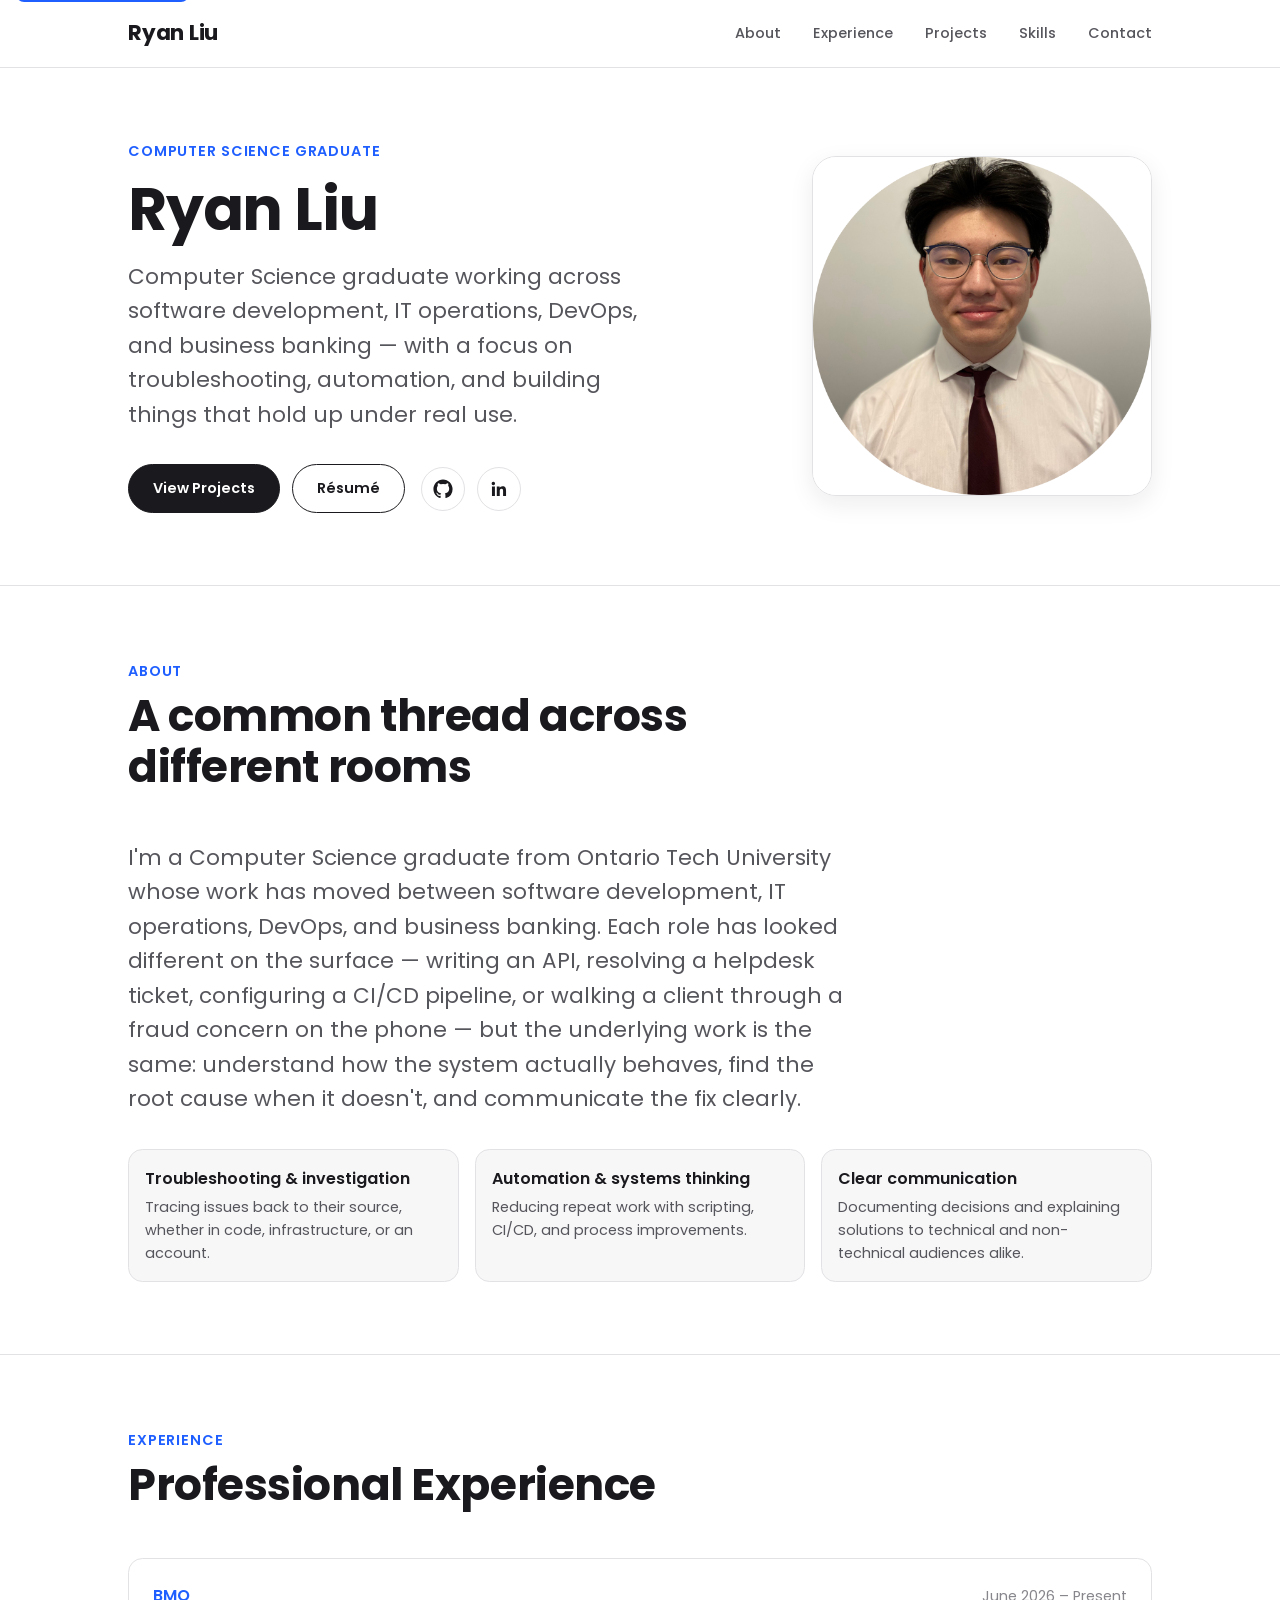
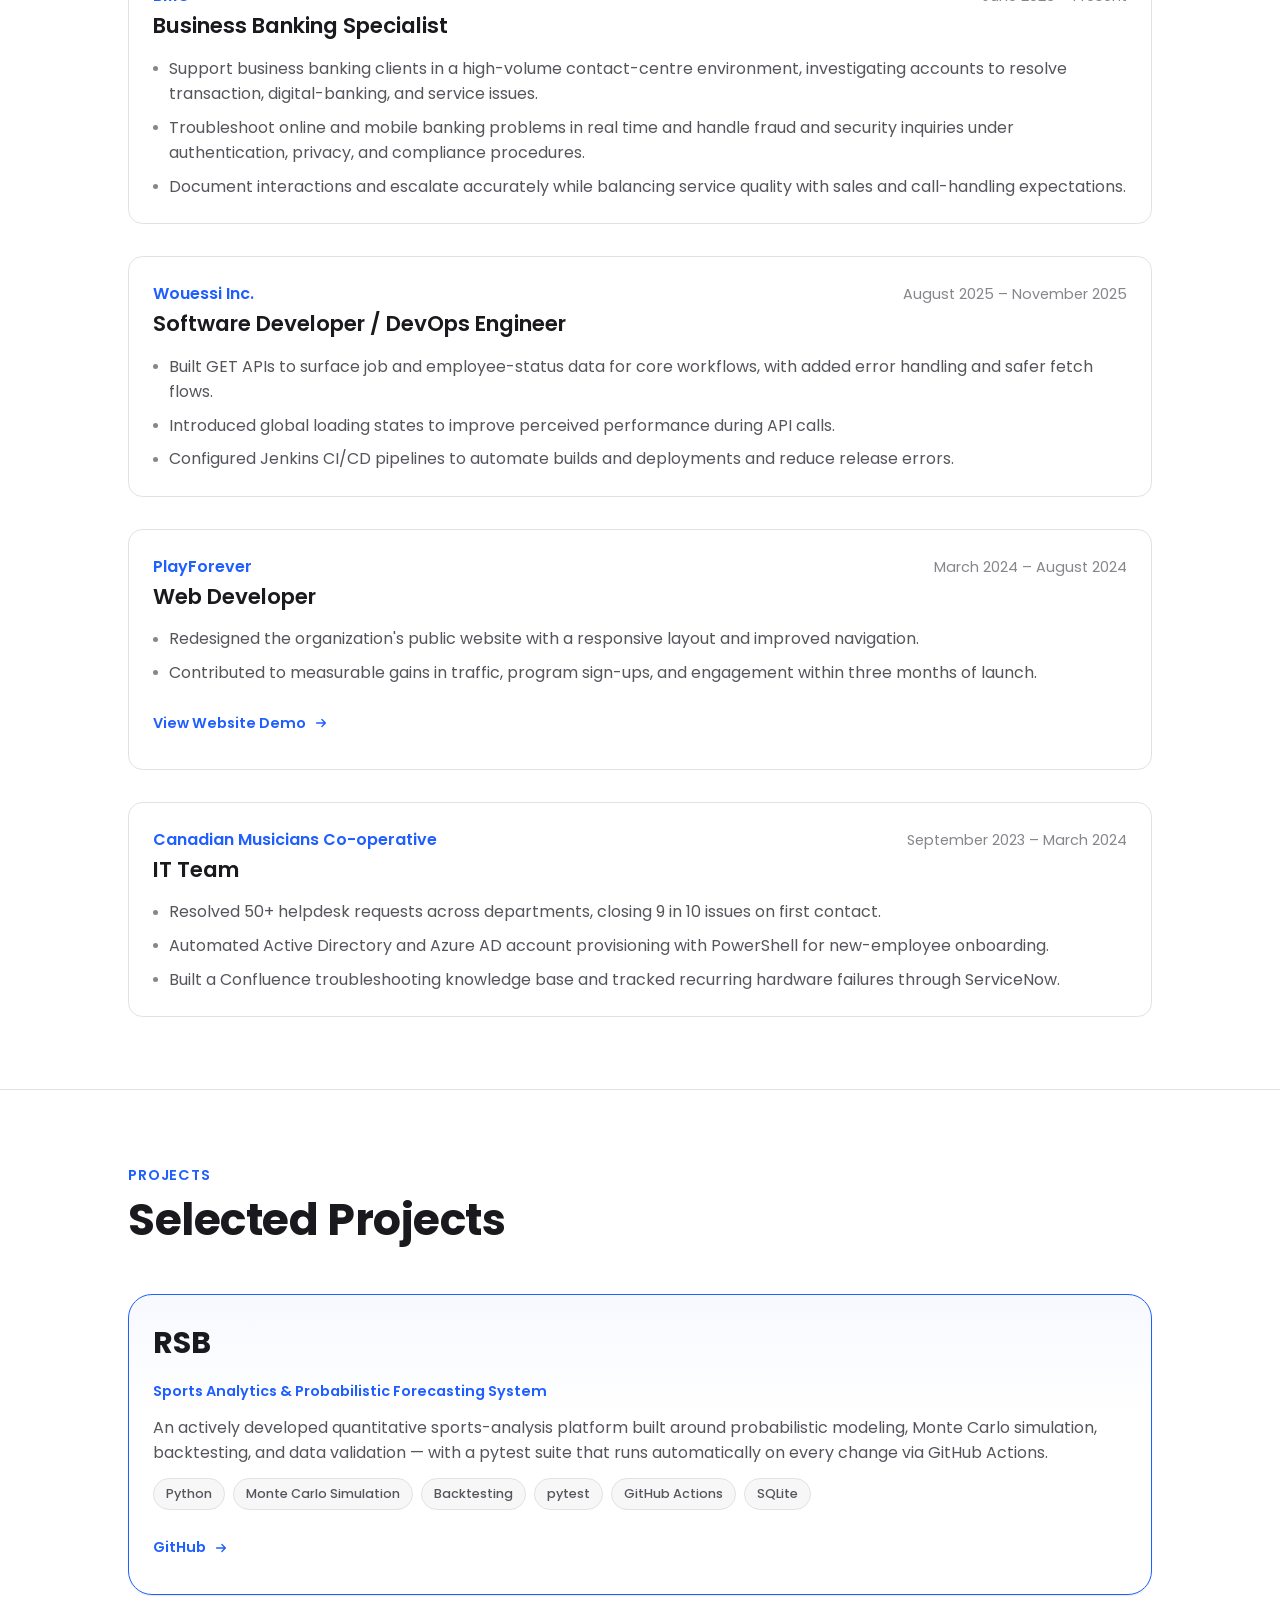
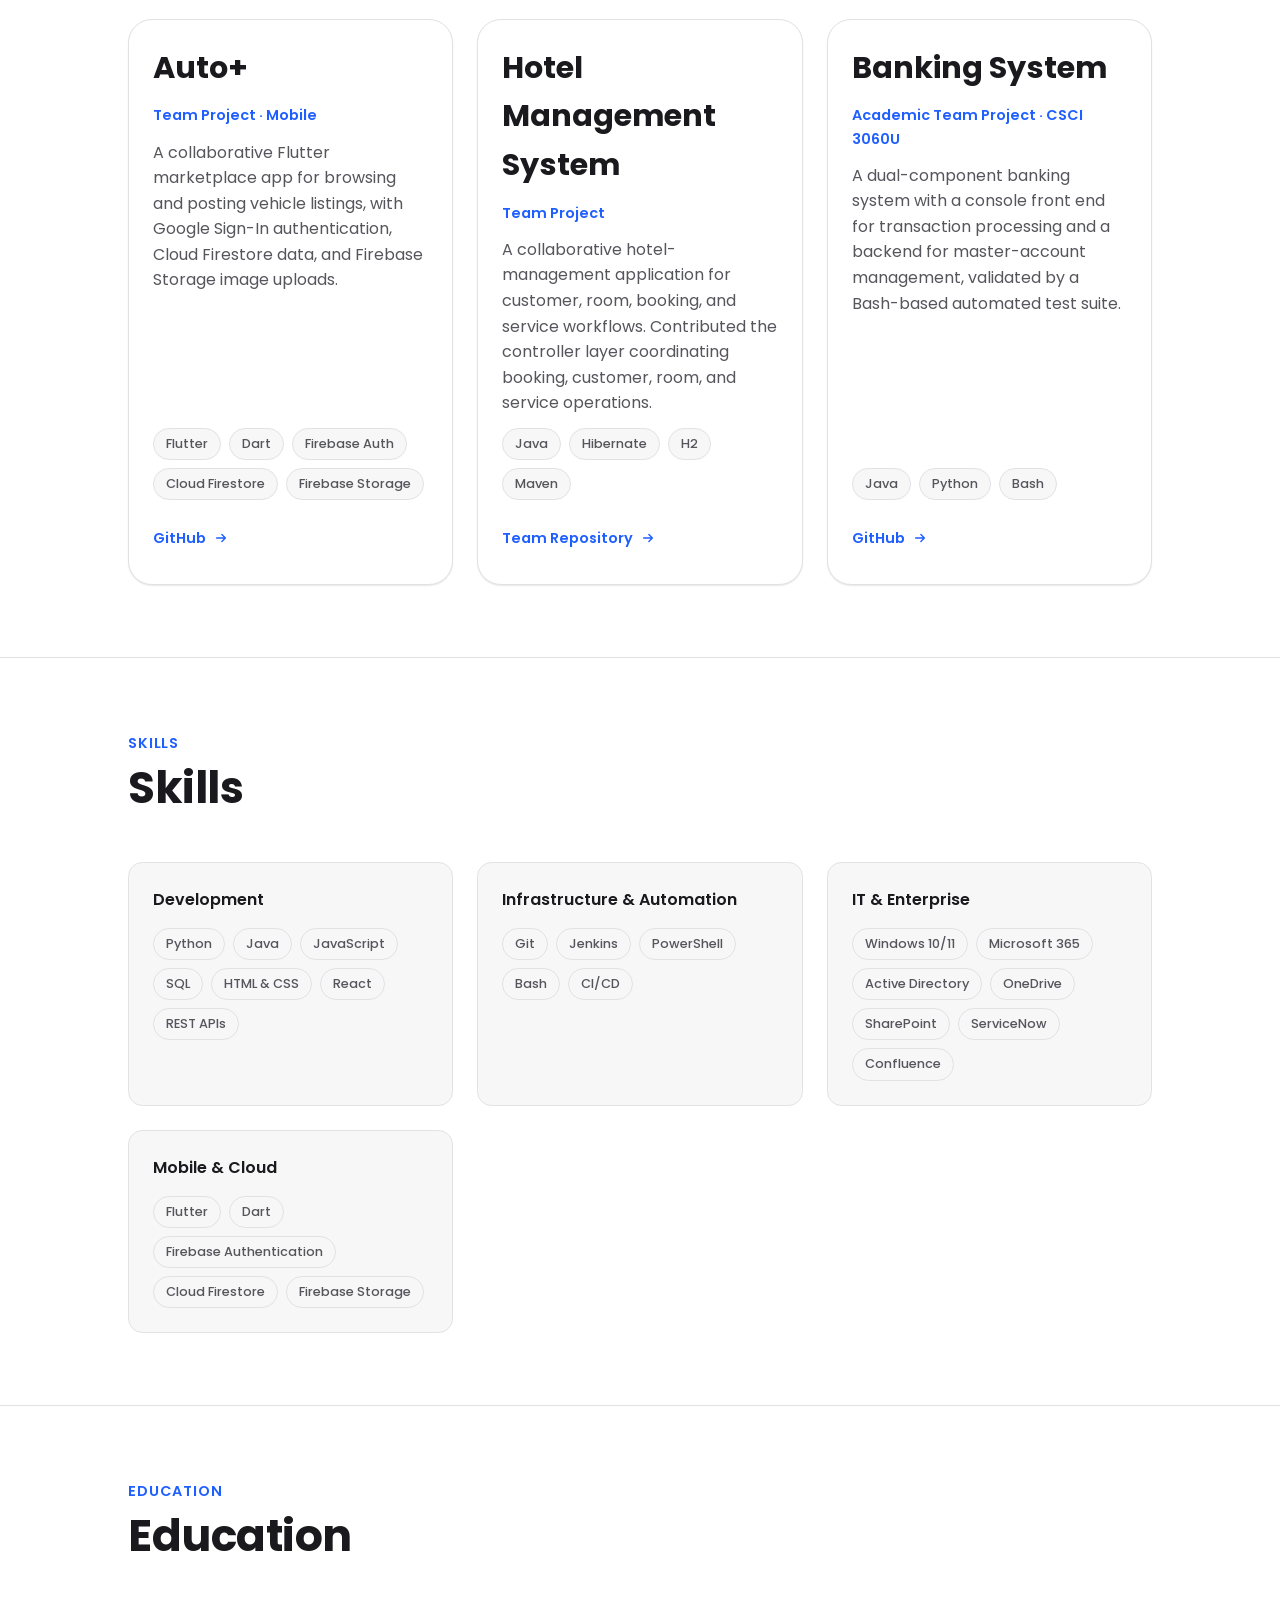
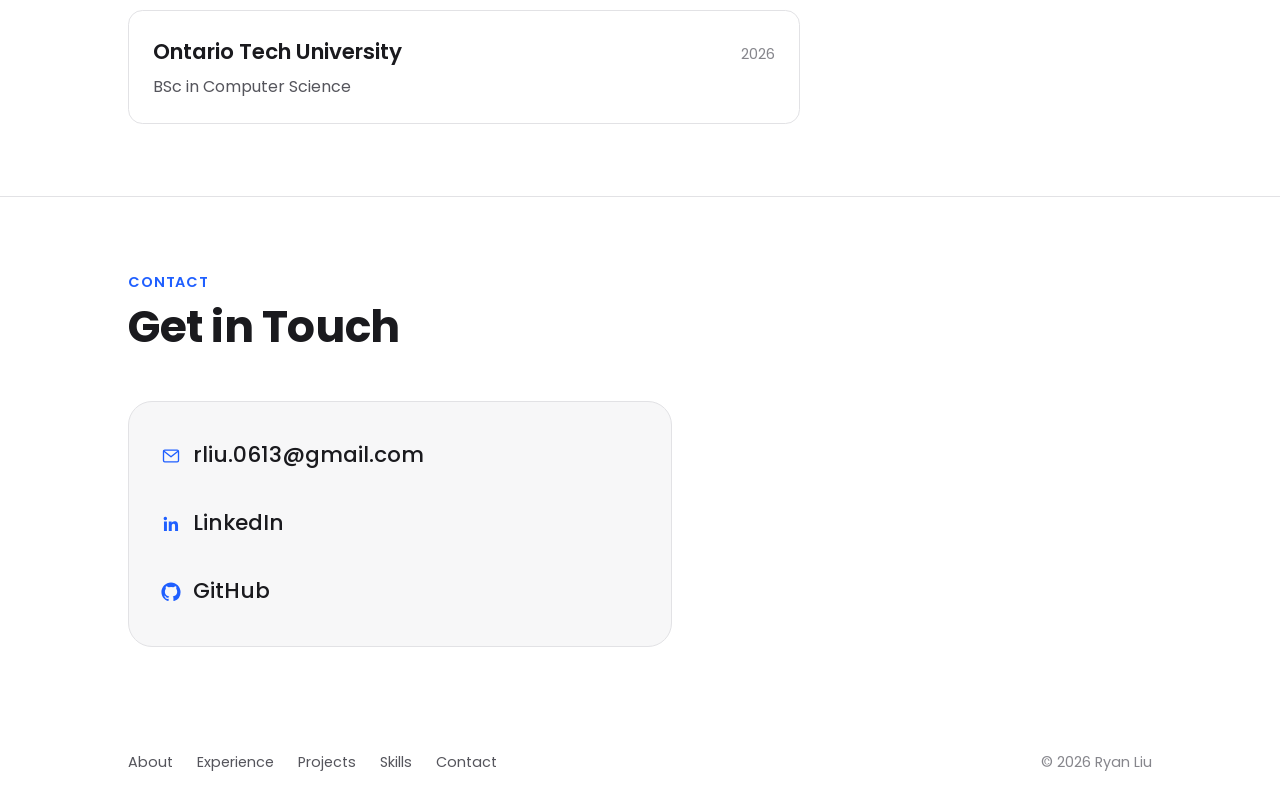
<file: index.html>
<!DOCTYPE html>
<html lang="en">
<head>
  <meta charset="UTF-8" />
  <meta name="viewport" content="width=device-width, initial-scale=1.0" />
  <title>Ryan Liu — Computer Science Graduate | Software, DevOps &amp; IT</title>
  <meta name="description" content="Ryan Liu is a Computer Science graduate with experience across software development, IT operations, DevOps, and business banking. Explore his projects and experience." />
  <link rel="canonical" href="https://liuryan.com/" />

  <meta property="og:type" content="website" />
  <meta property="og:title" content="Ryan Liu — Computer Science Graduate | Software, DevOps &amp; IT" />
  <meta property="og:description" content="Computer Science graduate with experience across software development, IT operations, DevOps, and business banking." />
  <meta property="og:url" content="https://liuryan.com/" />

  <meta name="twitter:card" content="summary" />
  <meta name="twitter:title" content="Ryan Liu — Computer Science Graduate | Software, DevOps &amp; IT" />
  <meta name="twitter:description" content="Computer Science graduate with experience across software development, IT operations, DevOps, and business banking." />

  <link rel="icon" href="data:image/svg+xml,%3Csvg xmlns='http://www.w3.org/2000/svg' viewBox='0 0 64 64'%3E%3Crect width='64' height='64' rx='14' fill='%231a1a1e'/%3E%3Ctext x='32' y='44' font-family='Arial, sans-serif' font-size='34' font-weight='700' fill='%23ffffff' text-anchor='middle'%3ER%3C/text%3E%3C/svg%3E" />

  <link rel="preconnect" href="https://fonts.googleapis.com" />
  <link rel="stylesheet" href="style.css" />
</head>
<body>
  <a class="skip-link" href="#main">Skip to content</a>

  <header class="site-header">
    <nav class="nav container" aria-label="Primary">
      <a href="#hero" class="nav-logo">Ryan Liu</a>

      <ul class="nav-links">
        <li><a href="#about">About</a></li>
        <li><a href="#experience">Experience</a></li>
        <li><a href="#projects">Projects</a></li>
        <li><a href="#skills">Skills</a></li>
        <li><a href="#contact">Contact</a></li>
      </ul>

      <button
        class="nav-toggle"
        type="button"
        aria-expanded="false"
        aria-controls="mobile-menu"
        aria-label="Toggle navigation menu"
      >
        <span></span>
        <span></span>
        <span></span>
      </button>
    </nav>

    <div class="mobile-menu" id="mobile-menu">
      <a href="#about">About</a>
      <a href="#experience">Experience</a>
      <a href="#projects">Projects</a>
      <a href="#skills">Skills</a>
      <a href="#contact">Contact</a>
    </div>
  </header>

  <main id="main">
    <section id="hero">
      <div class="container hero-grid">
        <div>
          <p class="hero-eyebrow">Computer Science Graduate</p>
          <h1 class="hero-title">Ryan Liu</h1>
          <p class="hero-role">
            Computer Science graduate working across software development,
            IT operations, DevOps, and business banking — with a focus on
            troubleshooting, automation, and building things that hold up
            under real use.
          </p>

          <div class="hero-actions">
            <div class="btn-row">
              <a class="btn btn-primary" href="#projects">View Projects</a>
              <a class="btn btn-secondary" href="./Files/Ryan_Liu_Resume.pdf" target="_blank" rel="noopener">Résumé</a>
            </div>
            <div class="social-row">
              <a class="social-link" href="https://github.com/Rryan0613" target="_blank" rel="noopener" aria-label="GitHub profile">
                <svg width="20" height="20" viewBox="0 0 24 24" fill="none" aria-hidden="true"><path fill="currentColor" d="M12 .5C5.73.5.5 5.73.5 12c0 5.08 3.29 9.38 7.86 10.9.58.1.79-.25.79-.56v-2.17c-3.2.7-3.88-1.36-3.88-1.36-.52-1.34-1.28-1.7-1.28-1.7-1.04-.72.08-.7.08-.7 1.15.08 1.76 1.19 1.76 1.19 1.03 1.76 2.7 1.25 3.36.96.1-.75.4-1.25.73-1.54-2.56-.29-5.25-1.28-5.25-5.71 0-1.26.45-2.29 1.19-3.1-.12-.29-.52-1.46.11-3.05 0 0 .97-.31 3.18 1.18a11.1 11.1 0 0 1 5.79 0c2.2-1.49 3.17-1.18 3.17-1.18.63 1.59.23 2.76.12 3.05.74.81 1.18 1.84 1.18 3.1 0 4.44-2.7 5.42-5.27 5.7.42.36.78 1.07.78 2.15v3.19c0 .31.21.67.8.56A11.5 11.5 0 0 0 23.5 12C23.5 5.73 18.27.5 12 .5Z"/></svg>
              </a>
              <a class="social-link" href="https://www.linkedin.com/in/ryan-liu-801a30277/" target="_blank" rel="noopener" aria-label="LinkedIn profile">
                <svg width="20" height="20" viewBox="0 0 24 24" fill="none" aria-hidden="true"><path fill="currentColor" d="M20.45 20.45h-3.56v-5.57c0-1.33-.03-3.04-1.85-3.04-1.86 0-2.14 1.45-2.14 2.95v5.66H9.34V9h3.42v1.56h.05c.48-.9 1.64-1.85 3.38-1.85 3.6 0 4.27 2.37 4.27 5.46v6.28ZM5.34 7.43a2.07 2.07 0 1 1 0-4.13 2.07 2.07 0 0 1 0 4.13ZM7.12 20.45H3.56V9h3.56v11.45Z"/></svg>
              </a>
            </div>
          </div>
        </div>

        <div class="hero-photo">
          <img src="./Files/Ryan.png" alt="Portrait of Ryan Liu" width="1080" height="1080" />
        </div>
      </div>
    </section>

    <section id="about">
      <div class="container">
        <div class="section-head reveal">
          <p class="eyebrow">About</p>
          <h2 class="section-title">A common thread across different rooms</h2>
        </div>

        <div class="about-copy reveal">
          <p>
            I'm a Computer Science graduate from Ontario Tech University
            whose work has moved between software development, IT
            operations, DevOps, and business banking. Each role has looked
            different on the surface — writing an API, resolving a helpdesk
            ticket, configuring a CI/CD pipeline, or walking a client through
            a fraud concern on the phone — but the underlying work is the
            same: understand how the system actually behaves, find the root
            cause when it doesn't, and communicate the fix clearly.
          </p>
        </div>

        <div class="about-points">
          <div class="about-point reveal">
            <h3>Troubleshooting &amp; investigation</h3>
            <p>Tracing issues back to their source, whether in code, infrastructure, or an account.</p>
          </div>
          <div class="about-point reveal">
            <h3>Automation &amp; systems thinking</h3>
            <p>Reducing repeat work with scripting, CI/CD, and process improvements.</p>
          </div>
          <div class="about-point reveal">
            <h3>Clear communication</h3>
            <p>Documenting decisions and explaining solutions to technical and non-technical audiences alike.</p>
          </div>
        </div>
      </div>
    </section>

    <section id="experience">
      <div class="container">
        <div class="section-head reveal">
          <p class="eyebrow">Experience</p>
          <h2 class="section-title">Professional Experience</h2>
        </div>

        <ol class="timeline">
          <li class="timeline-item reveal">
            <div class="timeline-head">
              <div>
                <span class="timeline-org">BMO</span>
                <div class="timeline-role">Business Banking Specialist</div>
              </div>
              <span class="timeline-dates">June 2026 – Present</span>
            </div>
            <ul>
              <li>Support business banking clients in a high-volume contact-centre environment, investigating accounts to resolve transaction, digital-banking, and service issues.</li>
              <li>Troubleshoot online and mobile banking problems in real time and handle fraud and security inquiries under authentication, privacy, and compliance procedures.</li>
              <li>Document interactions and escalate accurately while balancing service quality with sales and call-handling expectations.</li>
            </ul>
          </li>

          <li class="timeline-item reveal">
            <div class="timeline-head">
              <div>
                <span class="timeline-org">Wouessi Inc.</span>
                <div class="timeline-role">Software Developer / DevOps Engineer</div>
              </div>
              <span class="timeline-dates">August 2025 – November 2025</span>
            </div>
            <ul>
              <li>Built GET APIs to surface job and employee-status data for core workflows, with added error handling and safer fetch flows.</li>
              <li>Introduced global loading states to improve perceived performance during API calls.</li>
              <li>Configured Jenkins CI/CD pipelines to automate builds and deployments and reduce release errors.</li>
            </ul>
          </li>

          <li class="timeline-item reveal">
            <div class="timeline-head">
              <div>
                <span class="timeline-org">PlayForever</span>
                <div class="timeline-role">Web Developer</div>
              </div>
              <span class="timeline-dates">March 2024 – August 2024</span>
            </div>
            <ul>
              <li>Redesigned the organization's public website with a responsive layout and improved navigation.</li>
              <li>Contributed to measurable gains in traffic, program sign-ups, and engagement within three months of launch.</li>
            </ul>
            <a class="link-arrow" href="./PlayForeverDemo/home/index.html" target="_blank" rel="noopener">
              View Website Demo
              <svg width="14" height="14" viewBox="0 0 16 16" fill="none" aria-hidden="true"><path stroke="currentColor" stroke-width="1.6" stroke-linecap="round" stroke-linejoin="round" d="M3 8h10m0 0L9 4m4 4L9 12"/></svg>
            </a>
          </li>

          <li class="timeline-item reveal">
            <div class="timeline-head">
              <div>
                <span class="timeline-org">Canadian Musicians Co-operative</span>
                <div class="timeline-role">IT Team</div>
              </div>
              <span class="timeline-dates">September 2023 – March 2024</span>
            </div>
            <ul>
              <li>Resolved 50+ helpdesk requests across departments, closing 9 in 10 issues on first contact.</li>
              <li>Automated Active Directory and Azure AD account provisioning with PowerShell for new-employee onboarding.</li>
              <li>Built a Confluence troubleshooting knowledge base and tracked recurring hardware failures through ServiceNow.</li>
            </ul>
          </li>
        </ol>
      </div>
    </section>

    <section id="projects">
      <div class="container">
        <div class="section-head reveal">
          <p class="eyebrow">Projects</p>
          <h2 class="section-title">Selected Projects</h2>
        </div>

        <div class="project-grid">
          <article class="project-card project-featured reveal">
            <div class="project-card-head">
              <h3 class="project-name">RSB</h3>
            </div>
            <p class="project-category">Sports Analytics &amp; Probabilistic Forecasting System</p>
            <p class="project-desc">
              An actively developed quantitative sports-analysis platform
              built around probabilistic modeling, Monte Carlo simulation,
              backtesting, and data validation — with a pytest suite that
              runs automatically on every change via GitHub Actions.
            </p>
            <ul class="tag-list">
              <li class="tag">Python</li>
              <li class="tag">Monte Carlo Simulation</li>
              <li class="tag">Backtesting</li>
              <li class="tag">pytest</li>
              <li class="tag">GitHub Actions</li>
              <li class="tag">SQLite</li>
            </ul>
            <div class="project-links">
              <a class="link-arrow" href="https://github.com/Rryan0613/RSB" target="_blank" rel="noopener">
                GitHub
                <svg width="14" height="14" viewBox="0 0 16 16" fill="none" aria-hidden="true"><path stroke="currentColor" stroke-width="1.6" stroke-linecap="round" stroke-linejoin="round" d="M3 8h10m0 0L9 4m4 4L9 12"/></svg>
              </a>
            </div>
          </article>

          <div class="project-others">
            <article class="project-card reveal">
              <div class="project-card-head">
                <h3 class="project-name">Auto+</h3>
              </div>
              <p class="project-category">Team Project · Mobile</p>
              <p class="project-desc">
                A collaborative Flutter marketplace app for browsing and
                posting vehicle listings, with Google Sign-In authentication,
                Cloud Firestore data, and Firebase Storage image uploads.
              </p>
              <ul class="tag-list">
                <li class="tag">Flutter</li>
                <li class="tag">Dart</li>
                <li class="tag">Firebase Auth</li>
                <li class="tag">Cloud Firestore</li>
                <li class="tag">Firebase Storage</li>
              </ul>
              <div class="project-links">
                <a class="link-arrow" href="https://github.com/Rryan0613/AutoApp" target="_blank" rel="noopener">
                  GitHub
                  <svg width="14" height="14" viewBox="0 0 16 16" fill="none" aria-hidden="true"><path stroke="currentColor" stroke-width="1.6" stroke-linecap="round" stroke-linejoin="round" d="M3 8h10m0 0L9 4m4 4L9 12"/></svg>
                </a>
              </div>
            </article>

            <article class="project-card reveal">
              <div class="project-card-head">
                <h3 class="project-name">Hotel Management System</h3>
              </div>
              <p class="project-category">Team Project</p>
              <p class="project-desc">
                A collaborative hotel-management application for customer,
                room, booking, and service workflows. Contributed the
                controller layer coordinating booking, customer, room, and
                service operations.
              </p>
              <ul class="tag-list">
                <li class="tag">Java</li>
                <li class="tag">Hibernate</li>
                <li class="tag">H2</li>
                <li class="tag">Maven</li>
              </ul>
              <div class="project-links">
                <a class="link-arrow" href="https://github.com/Jathushan0130/HotelManagementProject" target="_blank" rel="noopener">
                  Team Repository
                  <svg width="14" height="14" viewBox="0 0 16 16" fill="none" aria-hidden="true"><path stroke="currentColor" stroke-width="1.6" stroke-linecap="round" stroke-linejoin="round" d="M3 8h10m0 0L9 4m4 4L9 12"/></svg>
                </a>
              </div>
            </article>

            <article class="project-card reveal">
              <div class="project-card-head">
                <h3 class="project-name">Banking System</h3>
              </div>
              <p class="project-category">Academic Team Project · CSCI 3060U</p>
              <p class="project-desc">
                A dual-component banking system with a console front end for
                transaction processing and a backend for master-account
                management, validated by a Bash-based automated test suite.
              </p>
              <ul class="tag-list">
                <li class="tag">Java</li>
                <li class="tag">Python</li>
                <li class="tag">Bash</li>
              </ul>
              <div class="project-links">
                <a class="link-arrow" href="https://github.com/Rryan0613/2RES-BankingProject-CSCI3060U" target="_blank" rel="noopener">
                  GitHub
                  <svg width="14" height="14" viewBox="0 0 16 16" fill="none" aria-hidden="true"><path stroke="currentColor" stroke-width="1.6" stroke-linecap="round" stroke-linejoin="round" d="M3 8h10m0 0L9 4m4 4L9 12"/></svg>
                </a>
              </div>
            </article>
          </div>
        </div>
      </div>
    </section>

    <section id="skills">
      <div class="container">
        <div class="section-head reveal">
          <p class="eyebrow">Skills</p>
          <h2 class="section-title">Skills</h2>
        </div>

        <div class="skills-grid">
          <div class="skill-group reveal">
            <h3>Development</h3>
            <ul class="tag-list">
              <li class="tag">Python</li>
              <li class="tag">Java</li>
              <li class="tag">JavaScript</li>
              <li class="tag">SQL</li>
              <li class="tag">HTML &amp; CSS</li>
              <li class="tag">React</li>
              <li class="tag">REST APIs</li>
            </ul>
          </div>

          <div class="skill-group reveal">
            <h3>Infrastructure &amp; Automation</h3>
            <ul class="tag-list">
              <li class="tag">Git</li>
              <li class="tag">Jenkins</li>
              <li class="tag">PowerShell</li>
              <li class="tag">Bash</li>
              <li class="tag">CI/CD</li>
            </ul>
          </div>

          <div class="skill-group reveal">
            <h3>IT &amp; Enterprise</h3>
            <ul class="tag-list">
              <li class="tag">Windows 10/11</li>
              <li class="tag">Microsoft 365</li>
              <li class="tag">Active Directory</li>
              <li class="tag">OneDrive</li>
              <li class="tag">SharePoint</li>
              <li class="tag">ServiceNow</li>
              <li class="tag">Confluence</li>
            </ul>
          </div>

          <div class="skill-group reveal">
            <h3>Mobile &amp; Cloud</h3>
            <ul class="tag-list">
              <li class="tag">Flutter</li>
              <li class="tag">Dart</li>
              <li class="tag">Firebase Authentication</li>
              <li class="tag">Cloud Firestore</li>
              <li class="tag">Firebase Storage</li>
            </ul>
          </div>
        </div>
      </div>
    </section>

    <section id="education">
      <div class="container">
        <div class="section-head reveal">
          <p class="eyebrow">Education</p>
          <h2 class="section-title">Education</h2>
        </div>

        <div class="education-card reveal">
          <div>
            <div class="education-org">Ontario Tech University</div>
            <p class="education-degree">BSc in Computer Science</p>
          </div>
          <span class="education-year">2026</span>
        </div>
      </div>
    </section>

    <section id="contact">
      <div class="container">
        <div class="section-head reveal">
          <p class="eyebrow">Contact</p>
          <h2 class="section-title">Get in Touch</h2>
        </div>

        <div class="contact-card reveal">
          <a class="contact-row" href="mailto:rliu.0613@gmail.com">
            <svg width="20" height="20" viewBox="0 0 24 24" fill="none" aria-hidden="true"><path stroke="currentColor" stroke-width="1.6" d="M3 6.5A1.5 1.5 0 0 1 4.5 5h15A1.5 1.5 0 0 1 21 6.5v11A1.5 1.5 0 0 1 19.5 19h-15A1.5 1.5 0 0 1 3 17.5v-11Z"/><path stroke="currentColor" stroke-width="1.6" stroke-linecap="round" stroke-linejoin="round" d="m4 6.5 8 6.5 8-6.5"/></svg>
            rliu.0613@gmail.com
          </a>
          <a class="contact-row" href="https://www.linkedin.com/in/ryan-liu-801a30277/" target="_blank" rel="noopener">
            <svg width="20" height="20" viewBox="0 0 24 24" fill="none" aria-hidden="true"><path fill="currentColor" d="M20.45 20.45h-3.56v-5.57c0-1.33-.03-3.04-1.85-3.04-1.86 0-2.14 1.45-2.14 2.95v5.66H9.34V9h3.42v1.56h.05c.48-.9 1.64-1.85 3.38-1.85 3.6 0 4.27 2.37 4.27 5.46v6.28ZM5.34 7.43a2.07 2.07 0 1 1 0-4.13 2.07 2.07 0 0 1 0 4.13ZM7.12 20.45H3.56V9h3.56v11.45Z"/></svg>
            LinkedIn
          </a>
          <a class="contact-row" href="https://github.com/Rryan0613" target="_blank" rel="noopener">
            <svg width="20" height="20" viewBox="0 0 24 24" fill="none" aria-hidden="true"><path fill="currentColor" d="M12 .5C5.73.5.5 5.73.5 12c0 5.08 3.29 9.38 7.86 10.9.58.1.79-.25.79-.56v-2.17c-3.2.7-3.88-1.36-3.88-1.36-.52-1.34-1.28-1.7-1.28-1.7-1.04-.72.08-.7.08-.7 1.15.08 1.76 1.19 1.76 1.19 1.03 1.76 2.7 1.25 3.36.96.1-.75.4-1.25.73-1.54-2.56-.29-5.25-1.28-5.25-5.71 0-1.26.45-2.29 1.19-3.1-.12-.29-.52-1.46.11-3.05 0 0 .97-.31 3.18 1.18a11.1 11.1 0 0 1 5.79 0c2.2-1.49 3.17-1.18 3.17-1.18.63 1.59.23 2.76.12 3.05.74.81 1.18 1.84 1.18 3.1 0 4.44-2.7 5.42-5.27 5.7.42.36.78 1.07.78 2.15v3.19c0 .31.21.67.8.56A11.5 11.5 0 0 0 23.5 12C23.5 5.73 18.27.5 12 .5Z"/></svg>
            GitHub
          </a>
        </div>
      </div>
    </section>
  </main>

  <footer class="site-footer">
    <div class="container footer-inner">
      <nav class="footer-nav" aria-label="Footer">
        <a href="#about">About</a>
        <a href="#experience">Experience</a>
        <a href="#projects">Projects</a>
        <a href="#skills">Skills</a>
        <a href="#contact">Contact</a>
      </nav>
      <p class="footer-meta">&copy; <span id="year"></span> Ryan Liu</p>
    </div>
  </footer>

  <script src="script.js"></script>
</body>
</html>
</file>
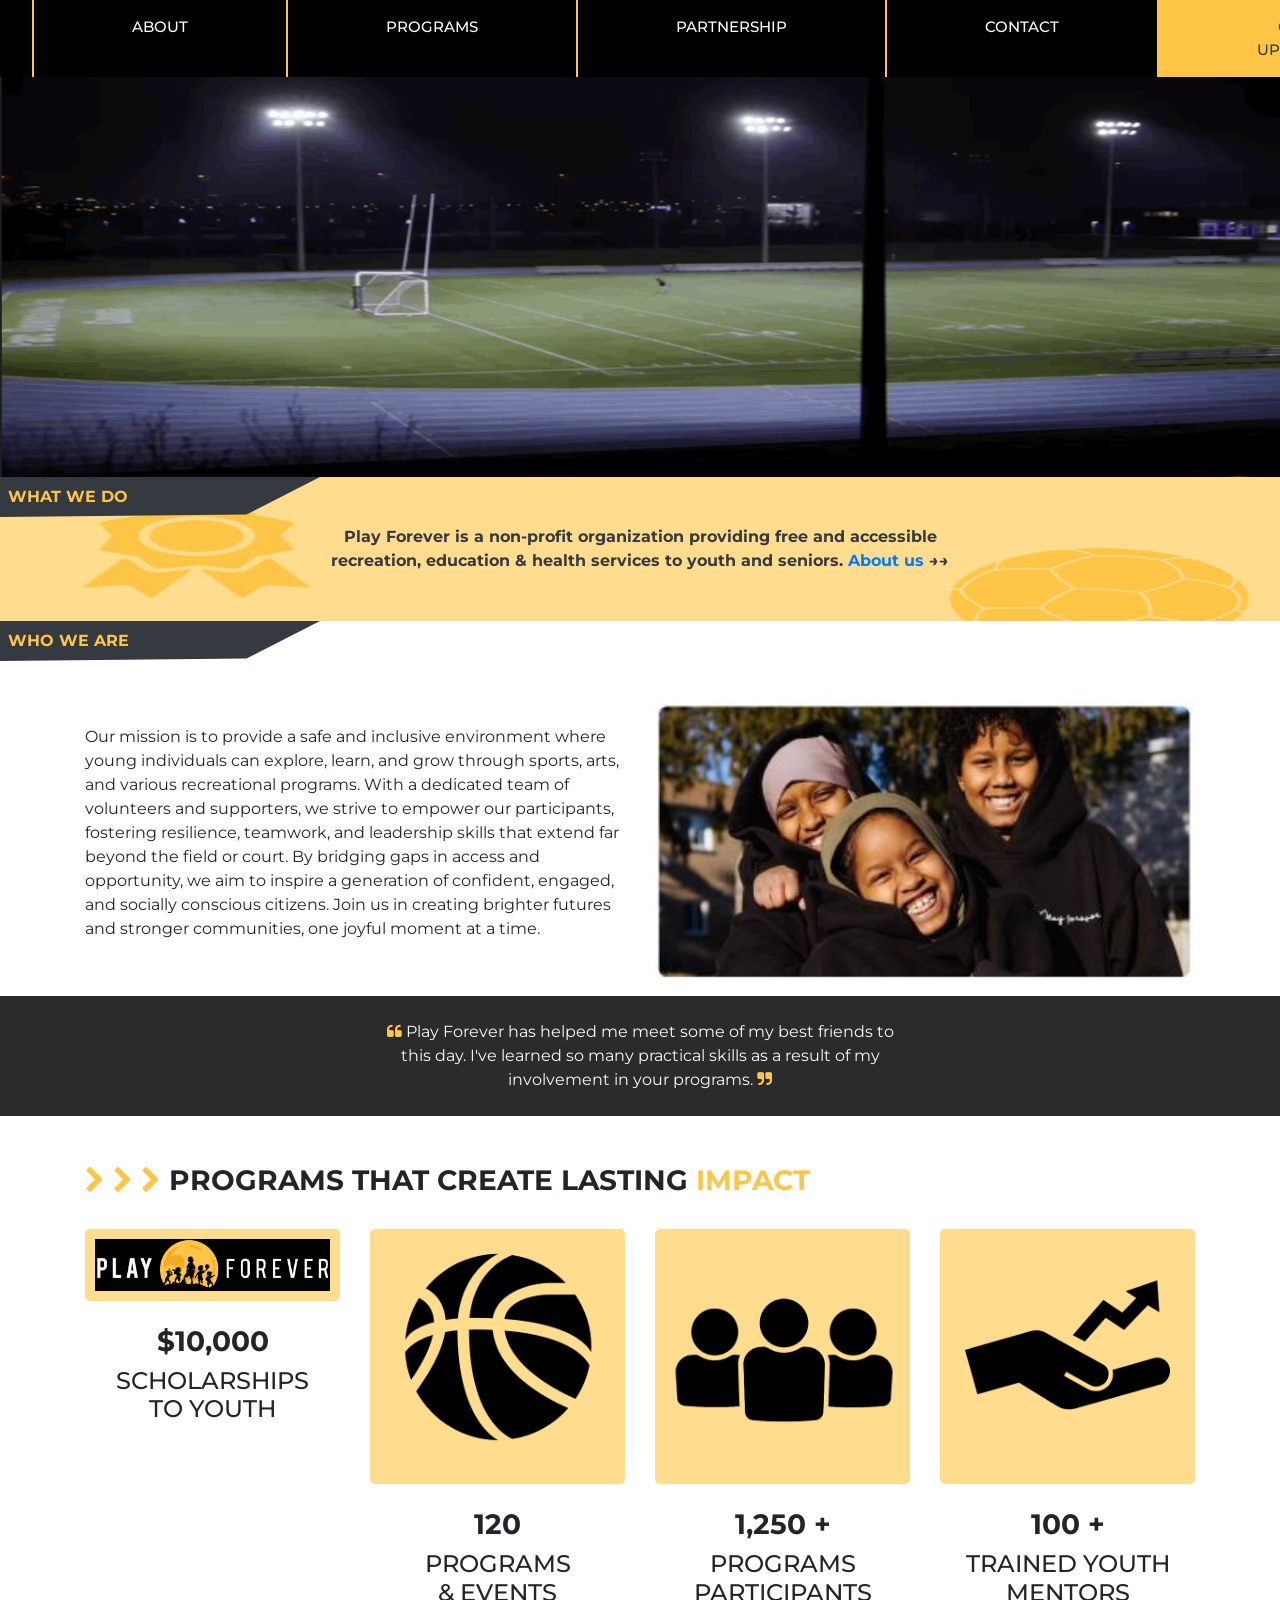
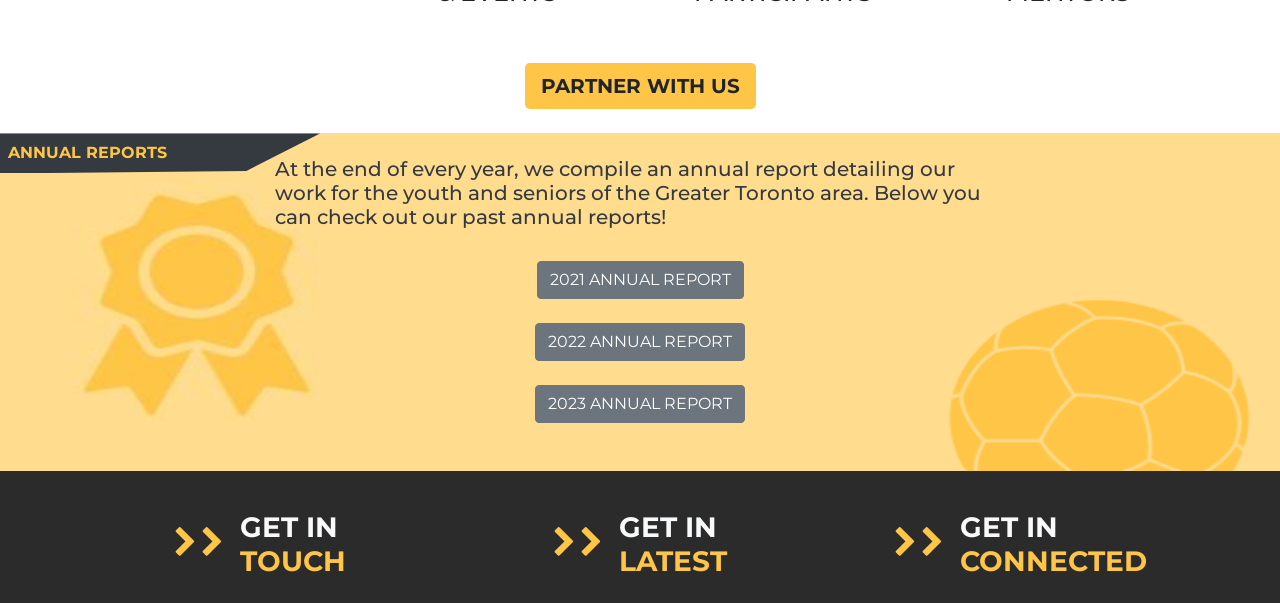
<file: PlayForeverDemo/home/index.html>
<!DOCTYPE html>
<html lang="en">
  <head>
    <!-- Required meta tags -->
    <meta charset="utf-8" />
    <meta name="viewport" content="width=device-width, initial-scale=1, shrink-to-fit=no"/>

    <!-- Bootstrap CSS -->
    <link rel="stylesheet" href="https://cdn.jsdelivr.net/npm/bootstrap@4.0.0/dist/css/bootstrap.min.css" integrity="sha384-Gn5384xqQ1aoWXA+058RXPxPg6fy4IWvTNh0E263XmFcJlSAwiGgFAW/dAiS6JXm" crossorigin="anonymous"/>
    <link rel="stylesheet" href="style.css" />

    <link href="//maxcdn.bootstrapcdn.com/font-awesome/4.7.0/css/font-awesome.min.css" rel="stylesheet"/>
    <title>Forever Play</title>
  </head>
  <body>
    <nav class="navbar container-fluid navbar-expand-lg p-0">
      <!-- Navbar brand -->
      <a class="navbar-brand ml-3" href="../home/index.html">
        <img
          src="../images/logo.png"
          class="nav-bar-icon logo-img logo-wide img-fluid"
        />
      </a>
      <!-- Collapse button -->
      <img
        src="../images/nav-btn.svg"
        class="navbar-toggler nav-menu-btn"
        type="button"
        data-toggle="collapse"
        data-target="#basicExampleNav"
        aria-controls="basicExampleNav"
        aria-expanded="false"
        aria-label="Toggle navigation"
      />
      <!-- Collapsible content -->
      <div class="collapse navbar-collapse" id="basicExampleNav">
        <!-- Links -->
        <ul class="navbar-nav ml-auto p-0 text-center">
          <li class="nav-item">
            <a class="nav-link m-2" href="../about/about.html"> ABOUT</a>
          </li>
          <li class="nav-item">
            <a class="nav-link m-2" href="../programs/programs.html"> PROGRAMS</a>
          </li>
          <li class="nav-item">
            <a class="nav-link m-2" href="../partnership/partnership.html"> PARTNERSHIP</a>
          </li>
          <li class="nav-item">
            <a class="nav-link m-2" href="../contact/contact.html"> CONTACT</a>
          </li>
          <div class="subscription-form d-none">
            <form action="https://api.web3forms.com/submit" method="POST" id="emailForm" target="_blank">
              <input type="hidden" name="access_key" value="c2c66206-edcd-446a-b0a0-a49ea60d2977">
              <span class="subscription-text">Sign up for our monthly newsletter to see upcoming programs and stay up to date!</span>
              <input type="email" class="email-input" name="email" placeholder="Email address" required>
              <input type="hidden" name="subject" value="Newsletter Signup">
              <input type="hidden" name="message" value="I would like to receive updates and newsletters.">
              <button type="submit" class="btn sign-up" id="sign-up-btn">SIGN UP</button>
            </form>
          </div>

          <li class="nav-item btn-primary" id="update-toggle">
            <a class="nav-link m-2 text-dark text-center" href="#">GET UPDATES</a>
          </li>
        </ul>
      </div>
    </nav>
    <img
      src="../images/home-banner.png"
      class="img-fluid w-100"
      style="height: 400px"
    />
    <div
      class="home-second-section"
      style="background-image: url('../images/home_bg_top_footer.png'); background-size: 100% 100%;">
      <div class="p-5 text-center text-dark">
        <b>Play Forever is a non-profit organization providing free and accessible<br/> recreation, education & health services to youth and seniors. <a href="../about/about.html">About us</a> →→</b>
      </div>
      <div class="col-md-3 col-6 m-0 p-0 title_heading">
        <div style="clip-path: polygon(0 0, 100% 0, 77% 94%, 0 100%)">
          <p class="text-primary bg-dark container p-2"><b>WHAT WE DO</b></p>
        </div>
      </div>
    </div>

    <div class="col-md-3 col-6 m-0 p-0">
      <div style="clip-path: polygon(0 0, 100% 0, 77% 94%, 0 100%)">
        <p class="text-primary bg-dark container p-2"><b>WHO WE ARE</b></p>
      </div>
    </div>

    <div class="container">
      <div class="row">
        <div class="col-md-6">
          <br />
          <br />
          <p>
            Our mission is to provide a safe and inclusive environment where
            young individuals can explore, learn, and grow through sports, arts,
            and various recreational programs. With a dedicated team of
            volunteers and supporters, we strive to empower our participants,
            fostering resilience, teamwork, and leadership skills that extend
            far beyond the field or court. By bridging gaps in access and
            opportunity, we aim to inspire a generation of confident, engaged,
            and socially conscious citizens. Join us in creating brighter
            futures and stronger communities, one joyful moment at a time.
          </p>
        </div>
        <div class="col-md-6">
          <br />
          <img src="../images/home-second-section.jpg" class="img-fluid w-100" />
        </div>
      </div>
    </div>

    <div class="mt-3 bg-gray text-light text-center p-4">
      <i class="fa fa-quote-left text-primary"></i> Play Forever has helped me meet some of my best friends to<br/>this day. I've learned so many practical skills as a result of my<br/>involvement in your programs.
      <i class="fa fa-quote-right text-primary"></i>
    </div>
    <br/>
    <br/>
    <div class="container">
      <h3>
        <b>
          <i class="fa fa-chevron-right text-primary"></i>
          <i class="fa fa-chevron-right text-primary"></i>
          <i class="fa fa-chevron-right text-primary"></i> PROGRAMS THAT CREATE
          LASTING<span class="text-primary"> IMPACT</span>
        </b>
      </h3>

      <div class="row">
        <div class="col-md-3">
          <br />
          <div class="home-third-section">
            <img src="../images/logo1.png" class="img-fluid" />
          </div>
          <br />
          <center>
            <h3><b>$10,000</b></h3>
            <h4>
              SCHOLARSHIPS<br />
              TO YOUTH
            </h4>
          </center>
        </div>

        <div class="col-md-3">
          <br/>
          <div class="home-third-section">
            <img src="../images/logo2.png" class="img-fluid"/>
          </div>
          <br/>
          <center>
            <h3><b>120</b></h3>
            <h4>
              PROGRAMS<br/>
              & EVENTS
            </h4>
          </center>
        </div>

        <div class="col-md-3">
          <br/>
          <div class="home-third-section">
            <img src="../images/logo5.png" class="img-fluid"/>
          </div>
          <br/>
          <center>
            <h3><b>1,250 +</b></h3>
            <h4>
              PROGRAMS<br/>
              PARTICIPANTS
            </h4>
          </center>
        </div>

        <div class="col-md-3">
          <br/>
          <div class="home-third-section">
            <img src="../images/logo3.png" class="img-fluid"/>
          </div>
          <br/>
          <center>
            <h3><b>100 +</b></h3>
            <h4>
              TRAINED YOUTH<br/>
              MENTORS
            </h4>
          </center>
        </div>
      </div>
      <br/><br />

      <div class="text-center">
        <a class="btn btn-primary btn-lg"><b>PARTNER WITH US</b></a>
        <br/>
        <br/>
      </div>
    </div>

    <div
      class="home-second-section"
      style="background-image: url('../images/home_bg_top_footer.png'); background-size: 100% 100%;">

      <div class="p-4 text-dark">
        <div class="container">
          <div class="row">
            <div class="col-md-8 container">
              <h5>
                At the end of every year, we compile an annual report detailing
                our work for the youth and seniors of the Greater Toronto area.
                Below you can check out our past annual reports!
              </h5>
              <div class="text-center">
                <br />
                <a class="btn btn-secondary" href="PlayForeverAnnualReport2021.pdf" target="_blank">2021 ANNUAL REPORT</a><br/><br/>
                <a class="btn btn-secondary" href="#" target="_blank">2022 ANNUAL REPORT</a><br/><br/>
                <a class="btn btn-secondary" href="#" target="_blank">2023 ANNUAL REPORT</a><br/><br/>
              </div>
            </div>
          </div>
        </div>
      </div>
      <div class="col-md-3 col-6 m-0 p-0 title_heading">
        <div style="clip-path: polygon(0 0, 100% 0, 77% 94%, 0 100%)">
          <p class="text-primary bg-dark container p-2">
            <b>ANNUAL REPORTS</b>
          </p>
        </div>
      </div>
    </div>

    <div class="bg-gray p-3">
      <div class="container">
        <div class="row">
          <div class="col-md-4">
            <br />
            <div class="d-flex justify-content-center">
              <div class="mt-3">
                <i class="fa fa-chevron-right fa-2x text-primary"></i>
                <i class="fa fa-chevron-right fa-2x text-primary"></i>
              </div>
              <div class="ml-3">
                <h3 class="text-light">
                  <b>GET IN <br/><span class="text-primary"> TOUCH</span></b>
                </h3>
              </div>
            </div>
          </div>
          <div class="col-md-4">
            <br />
            <div class="d-flex justify-content-center">
              <div class="mt-3">
                <i class="fa fa-chevron-right fa-2x text-primary"></i>
                <i class="fa fa-chevron-right fa-2x text-primary"></i>
              </div>
              <div class="ml-3">
                <h3 class="text-light">
                  <b>GET IN <br/><span class="text-primary"> LATEST</span></b>
                </h3>
              </div>
            </div>
          </div>
          <div class="col-md-4">
            <br/>
            <div class="d-flex justify-content-center">
              <div class="mt-3">
                <i class="fa fa-chevron-right fa-2x text-primary"></i>
                <i class="fa fa-chevron-right fa-2x text-primary"></i>
              </div>
              <div class="ml-3">
                <h3 class="text-light">
                  <b>GET IN <br/><span class="text-primary">CONNECTED</span></b>
                </h3>
              </div>
            </div>
          </div>
        </div>
      </div>
    </div>

    <!-- Optional JavaScript -->
    <!-- jQuery first, then Popper.js, then Bootstrap JS -->
    <script
      src="https://code.jquery.com/jquery-3.2.1.slim.min.js"
      integrity="sha384-KJ3o2DKtIkvYIK3UENzmM7KCkRr/rE9/Qpg6aAZGJwFDMVNA/GpGFF93hXpG5KkN"
      crossorigin="anonymous"
    ></script>
    <script
      src="https://cdn.jsdelivr.net/npm/popper.js@1.12.9/dist/umd/popper.min.js"
      integrity="sha384-ApNbgh9B+Y1QKtv3Rn7W3mgPxhU9K/ScQsAP7hUibX39j7fakFPskvXusvfa0b4Q"
      crossorigin="anonymous"
    ></script>
    <script
      src="https://cdn.jsdelivr.net/npm/bootstrap@4.0.0/dist/js/bootstrap.min.js"
      integrity="sha384-JZR6Spejh4U02d8jOt6vLEHfe/JQGiRRSQQxSfFWpi1MquVdAyjUar5+76PVCmYl"
      crossorigin="anonymous"
    ></script>


    <script>
      document.addEventListener('DOMContentLoaded', function() {
        var updateBtn = document.getElementById('update-toggle');
        var subscriptionForm = document.querySelector('.subscription-form'); 
        var emailForm = document.getElementById('emailForm');
        var signUpBtn = document.getElementById('sign-up-btn');
        var links = document.querySelectorAll('.nav-item:not(#update-toggle)');
    
        updateBtn.addEventListener('click', function(event) {
            event.preventDefault();
            subscriptionForm.classList.toggle('d-none');
            links.forEach(function(link) {
                link.classList.toggle('d-none');
            });
    
            var buttonText = subscriptionForm.classList.contains('d-none') ? 'GET UPDATES' : 'CLOSE';
            updateBtn.querySelector('a').textContent = buttonText;
            updateBtn.style.backgroundColor = subscriptionForm.classList.contains('d-none') ? '#FEC547' : '#f9dd98';
        });
    
        // Handling the sign-up form submission
        emailForm.addEventListener('submit', function(event) {
            event.preventDefault();  // Prevent the default form submission to handle via AJAX
    
            var formData = new FormData(emailForm); // Create a FormData object from the form
    
            fetch('https://api.web3forms.com/submit', {
                method: 'POST',
                body: formData
            })
            .then(response => response.json())
            .then(data => {
                if (data.success) {
                    signUpBtn.textContent = 'SIGNED UP'; // Change the button text
                    signUpBtn.disabled = true;           // Disable the button
                } else {
                    alert('Failed to send. Please try again.');
                }
            })
            .catch(error => {
                console.error('Error:', error);
                alert('An error occurred. Please try again.');
            });
        });
      });
    </script>

<script>
  document.addEventListener('DOMContentLoaded', function() {
    var emailForm = document.getElementById('emailForm');
    var signUpBtn = document.getElementById('sign-up-btn');

    emailForm.addEventListener('submit', function(event) {
        // Assume success and change the button text immediately
        signUpBtn.textContent = 'SIGNED UP'; 
        signUpBtn.disabled = true;
    });
  });
</script>

    </script>
  </body>
</html>
</file>
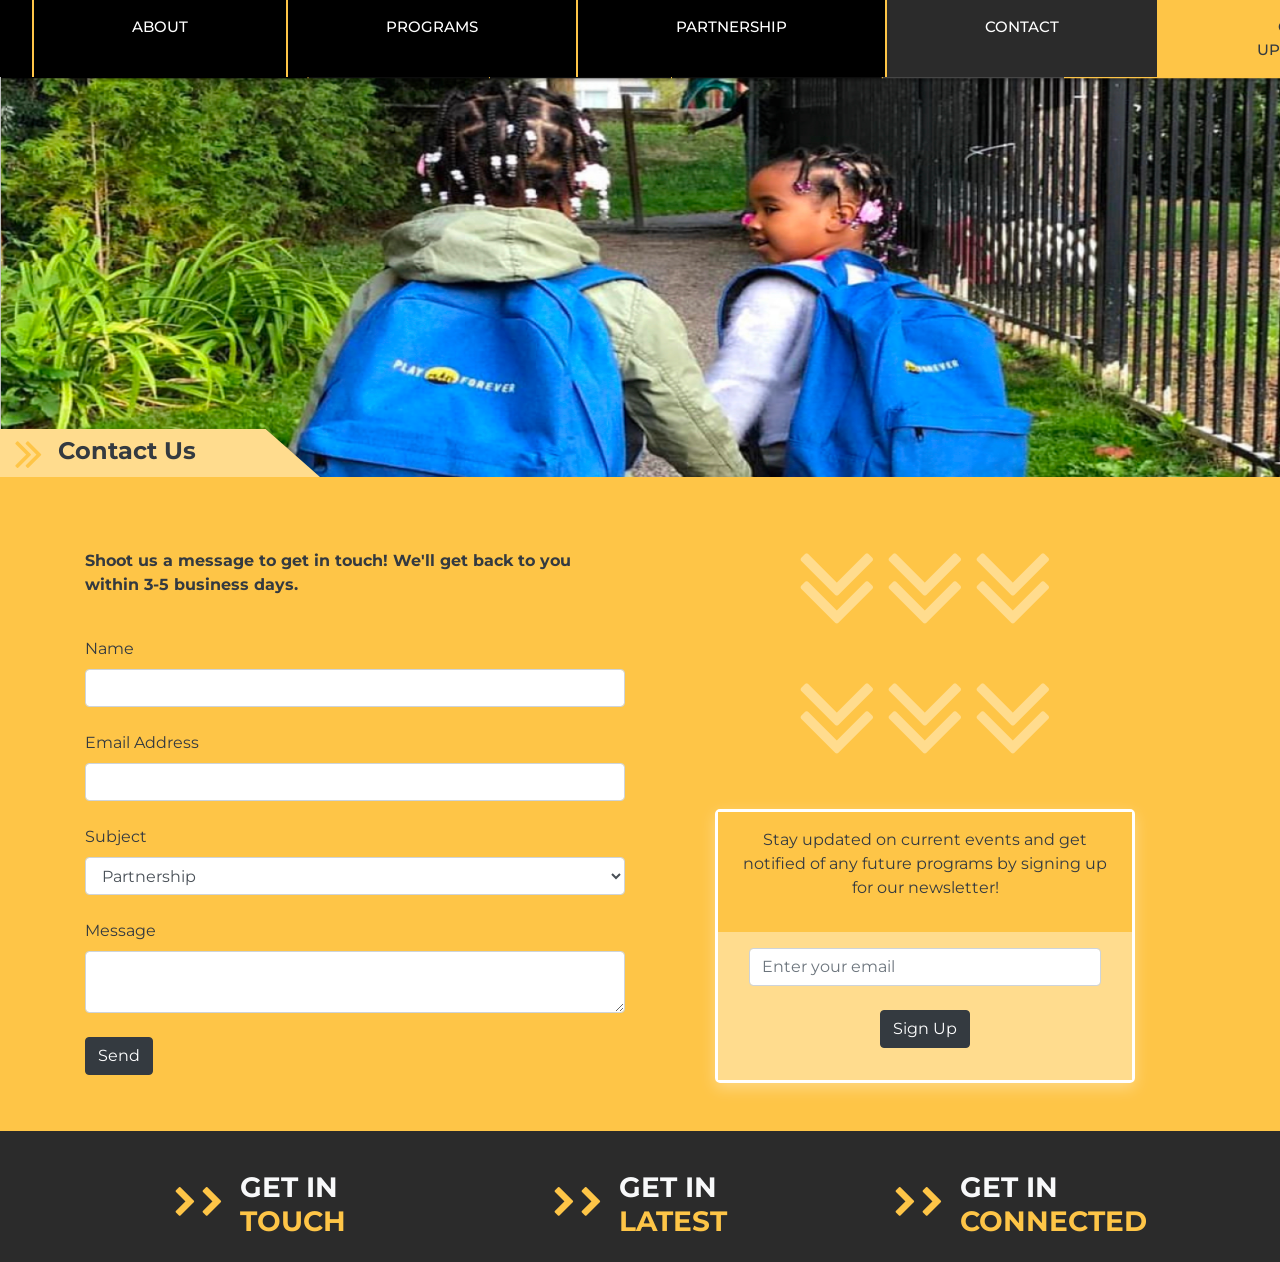
<file: PlayForeverDemo/contact/contact.html>
<!DOCTYPE html>
<html lang="en">
  <head>
    <!-- Required meta tags -->
    <meta charset="utf-8" />
    <meta
      name="viewport"
      content="width=device-width, initial-scale=1, shrink-to-fit=no"
    />

    <!-- Bootstrap CSS -->
    <link
      rel="stylesheet"
      href="https://cdn.jsdelivr.net/npm/bootstrap@4.0.0/dist/css/bootstrap.min.css"
      integrity="sha384-Gn5384xqQ1aoWXA+058RXPxPg6fy4IWvTNh0E263XmFcJlSAwiGgFAW/dAiS6JXm"
      crossorigin="anonymous"
    />
    <link rel="stylesheet" href="style.css"/>
    <link
      href="//maxcdn.bootstrapcdn.com/font-awesome/4.7.0/css/font-awesome.min.css"
      rel="stylesheet"
    />

    <title>Forever Play</title>
  </head>
  <body class="bg-primary">
    <nav class="navbar container-fluid navbar-expand-lg p-0">
      <!-- Navbar brand -->
      <a class="navbar-brand ml-3" href="../home/index.html">
        <img
          src="../images/logo.png"
          class="nav-bar-icon logo-img logo-wide img-fluid"
        />
      </a>
      <!-- Collapse button -->
      <img
        src="../images/nav-btn.svg"
        class="navbar-toggler nav-menu-btn"
        type="button"
        data-toggle="collapse"
        data-target="#basicExampleNav"
        aria-controls="basicExampleNav"
        aria-expanded="false"
        aria-label="Toggle navigation"
      />

      <!-- Collapsible content -->
      <div class="collapse navbar-collapse" id="basicExampleNav">
        <!-- Links -->
        <ul class="navbar-nav ml-auto p-0 text-center">
          <li class="nav-item">
            <a class="nav-link m-2" href="../about/about.html"> ABOUT</a>
          </li>

          <li class="nav-item">
            <a class="nav-link m-2" href="../programs/programs.html"> PROGRAMS</a>
          </li>

          <li class="nav-item">
            <a class="nav-link m-2" href="../partnership/partnership.html"> PARTNERSHIP</a>
          </li>

          <li class="nav-item btn-primary1">
            <a class="nav-link m-2" href="contact.html"> CONTACT</a>
          </li>

          <div class="subscription-form d-none">
            <form action="https://api.web3forms.com/submit" method="POST" id="emailForm" target="_blank">
            <input type="hidden" name="access_key" value="c2c66206-edcd-446a-b0a0-a49ea60d2977">
            <span class="subscription-text">Sign up for our monthly newsletter to see upcoming programs and stay up to date!</span>
            <input type="email" class="email-input" name="email" placeholder="Email address" required>
            <input type="hidden" name="subject" value="Newsletter Signup">
            <input type="hidden" name="message" value="I would like to receive updates and newsletters.">
            <button type="submit" class="btn sign-up" id="sign-up-btn">SIGN UP</button>
          </form>
          </div>
          

          <li class="nav-item btn-primary" id="update-toggle">
            <a class="nav-link m-2 text-dark text-center" href="#">GET UPDATES</a>
          </li>
        
        </ul>
      </div>
    </nav>

    <img
      src="../images/home-banner1.png"
      class="img-fluid w-100"
      style="height: 400px"
    />

    <div class="col-md-3 m-0 p-0 title_heading_contact">
      <div style="clip-path: polygon(0 0, 83% 0, 100% 100%, 0 100%)">
        <div class="text-dark bg-primary-light container">
          <div class="d-flex justify-content-start">
            <div>
              <i class="fa fa-angle-double-right text-primary fa-3x"></i>
            </div>
            <div class="ml-3 mt-2">
              <h4><b>Contact Us</b></h4>
            </div>
          </div>
        </div>
      </div>
    </div>

    <div class="container text-dark">
      <div class="row">
        <div class="col-md-6">
          <br />
          <p>
            <b
              >Shoot us a message to get in touch! We'll get back to you within
              3-5 business days.</b>
          </p>
          <br/>

        <form action="https://api.web3forms.com/submit" method="POST" id="emailForm">
          <!-- Access Key -->
          <input type="hidden" name="access_key" value="c2c66206-edcd-446a-b0a0-a49ea60d2977">
      
          <!-- Name -->
          <label>Name</label>
          <input type="text" class="form-control" name="name" required><br />
      
          <!-- Email Address -->
          <label>Email Address</label>
          <input type="email" class="form-control" name="email" required><br />
      
          <!-- Subject -->
          <label>Subject</label>
          <select class="form-control" name="subject">
              <option>Partnership</option>
              <option>Feedback</option>
          </select><br />
      
          <!-- Message -->
          <label>Message</label>
          <textarea class="form-control" name="message" required></textarea><br />
      
          <!-- Submit Button -->
          <button type="submit" class="btn btn-dark">Send</button>
      </form>
        
          
        </div>
        <div class="col-md-6">
          <div class="text-primary-light text-center">
            <i class="fa fa-angle-double-down fa-5x"></i>
            <i class="fa fa-angle-double-down fa-5x"></i>
            <i class="fa fa-angle-double-down fa-5x"></i>
          </div>
          <div class="text-primary-light text-center">
            <i class="fa fa-angle-double-down fa-5x"></i>
            <i class="fa fa-angle-double-down fa-5x"></i>
            <i class="fa fa-angle-double-down fa-5x"></i>
          </div>
          <br />
          <div class="container col-lg-10">
            <div class="contact_side_section">
                <div class="bg-primary text-center">
                    <p class="container p-3">
                        Stay updated on current events and get notified of any future programs by signing up for our newsletter!
                    </p>
                </div>
                <div class="bg-primary-light p-3">
                    <form action="https://api.web3forms.com/submit" method="POST" id="newsletterForm">
                        <input type="hidden" name="access_key" value="c2c66206-edcd-446a-b0a0-a49ea60d2977">
                        <div class="container">
                            <div class="mb-3">
                                <!-- User inputs their email address here -->
                                <input type="email" name="email" class="form-control" placeholder="Enter your email" required aria-label="Email Address">
                                <!-- Hidden input to set the subject for email automatically -->
                                <input type="hidden" name="subject" value="Newsletter Signup">
                                <input type="hidden" name="message" value="I would like to receive updates and newsletters.">
                                <br />
                                <!-- Submit button -->
                                <div class="text-center">
                                    <button type="submit" class="btn btn-dark">Sign Up</button>
                                </div>
                            </div>
                        </div>
                    </form>
                </div>
            </div>
        </div>
        
        </div>
      </div>
    </div>

    <br/><br/>

    <div class="bg-gray p-3">
      <div class="container">
        <div class="row">
          <div class="col-md-4">
            <br />
            <div class="d-flex justify-content-center">
              <div class="mt-3">
                <i class="fa fa-chevron-right fa-2x text-primary"></i>
                <i class="fa fa-chevron-right fa-2x text-primary"></i>
              </div>
              <div class="ml-3">
                <h3 class="text-light">
                  <b>GET IN <br /><span class="text-primary"> TOUCH</span></b>
                </h3>
              </div>
            </div>
          </div>
          <div class="col-md-4">
            <br />
            <div class="d-flex justify-content-center">
              <div class="mt-3">
                <i class="fa fa-chevron-right fa-2x text-primary"></i>
                <i class="fa fa-chevron-right fa-2x text-primary"></i>
              </div>
              <div class="ml-3">
                <h3 class="text-light">
                  <b>GET IN <br /><span class="text-primary"> LATEST</span></b>
                </h3>
              </div>
            </div>
          </div>
          <div class="col-md-4">
            <br />
            <div class="d-flex justify-content-center">
              <div class="mt-3">
                <i class="fa fa-chevron-right fa-2x text-primary"></i>
                <i class="fa fa-chevron-right fa-2x text-primary"></i>
              </div>
              <div class="ml-3">
                <h3 class="text-light">
                  <b
                    >GET IN <br /><span class="text-primary">CONNECTED</span></b>
                </h3>
              </div>
            </div>
          </div>
        </div>
      </div>
    </div>
    <!-- Optional JavaScript -->
    <!-- jQuery first, then Popper.js, then Bootstrap JS -->
    <script
      src="https://code.jquery.com/jquery-3.2.1.slim.min.js"
      integrity="sha384-KJ3o2DKtIkvYIK3UENzmM7KCkRr/rE9/Qpg6aAZGJwFDMVNA/GpGFF93hXpG5KkN"
      crossorigin="anonymous"
    ></script>

    <script
      src="https://cdn.jsdelivr.net/npm/popper.js@1.12.9/dist/umd/popper.min.js"
      integrity="sha384-ApNbgh9B+Y1QKtv3Rn7W3mgPxhU9K/ScQsAP7hUibX39j7fakFPskvXusvfa0b4Q"
      crossorigin="anonymous"
    ></script>
    <script
      src="https://cdn.jsdelivr.net/npm/bootstrap@4.0.0/dist/js/bootstrap.min.js"
      integrity="sha384-JZR6Spejh4U02d8jOt6vLEHfe/JQGiRRSQQxSfFWpi1MquVdAyjUar5+76PVCmYl"
      crossorigin="anonymous"
    ></script>

    <script src="https://web3forms.com/client/script.js" async defer></script>


    <script>
      document.addEventListener('DOMContentLoaded', function() {
        var updateBtn = document.getElementById('update-toggle');
        var subscriptionForm = document.querySelector('.subscription-form'); 
        var emailForm = document.getElementById('emailForm');
        var signUpBtn = document.getElementById('sign-up-btn');
        var links = document.querySelectorAll('.nav-item:not(#update-toggle)');
    
        updateBtn.addEventListener('click', function(event) {
            event.preventDefault();
            subscriptionForm.classList.toggle('d-none');
            links.forEach(function(link) {
                link.classList.toggle('d-none');
            });
    
            var buttonText = subscriptionForm.classList.contains('d-none') ? 'GET UPDATES' : 'CLOSE';
            updateBtn.querySelector('a').textContent = buttonText;
            updateBtn.style.backgroundColor = subscriptionForm.classList.contains('d-none') ? '#FEC547' : '#f9dd98';
        });
    
        // Handling the sign-up form submission
        emailForm.addEventListener('submit', function(event) {
            event.preventDefault();  // Prevent the default form submission to handle via AJAX
    
            var formData = new FormData(emailForm); // Create a FormData object from the form
    
            fetch('https://api.web3forms.com/submit', {
                method: 'POST',
                body: formData
            })
            .then(response => response.json())
            .then(data => {
                if (data.success) {
                    signUpBtn.textContent = 'SIGNED UP'; // Change the button text
                    signUpBtn.disabled = true;           // Disable the button
                } else {
                    alert('Failed to send. Please try again.');
                }
            })
            .catch(error => {
                console.error('Error:', error);
                alert('An error occurred. Please try again.');
            });
        });
      });
    </script>

<script>
  document.addEventListener('DOMContentLoaded', function() {
    var emailForm = document.getElementById('emailForm');
    var signUpBtn = document.getElementById('sign-up-btn');

    emailForm.addEventListener('submit', function(event) {
        // Assume success and change the button text immediately
        signUpBtn.textContent = 'SIGNED UP'; 
        signUpBtn.disabled = true;
    });
  });
</script>

    



  </body>
</html>
</file>
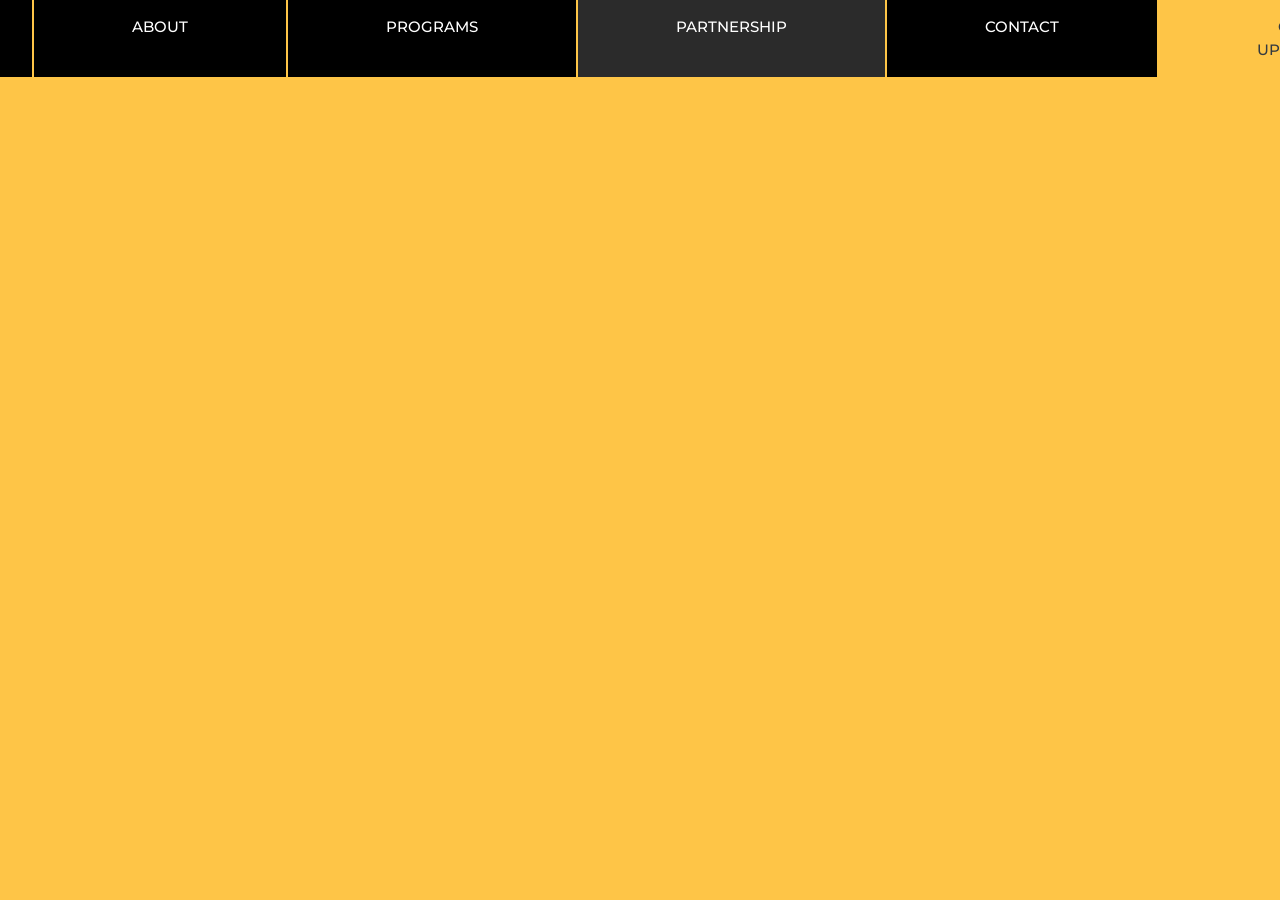
<file: PlayForeverDemo/partnership/partnership.html>
<!DOCTYPE html>
<html lang="en">
  <head>
    <!-- Required meta tags -->
    <meta charset="utf-8" />
    <meta
      name="viewport"
      content="width=device-width, initial-scale=1, shrink-to-fit=no"
    />

    <!-- Bootstrap CSS -->
    <link
      rel="stylesheet"
      href="https://cdn.jsdelivr.net/npm/bootstrap@4.0.0/dist/css/bootstrap.min.css"
      integrity="sha384-Gn5384xqQ1aoWXA+058RXPxPg6fy4IWvTNh0E263XmFcJlSAwiGgFAW/dAiS6JXm"
      crossorigin="anonymous"
    />
    <link rel="stylesheet" href="style.css"/>
    <link
      href="//maxcdn.bootstrapcdn.com/font-awesome/4.7.0/css/font-awesome.min.css"
      rel="stylesheet"
    />

    <title>Forever Play</title>
  </head>
  <body class="bg-primary">
    <nav class="navbar container-fluid navbar-expand-lg p-0">
      <!-- Navbar brand -->
      <a class="navbar-brand ml-3" href="../home/index.html">
        <img
          src="../images/logo.png"
          class="nav-bar-icon logo-img logo-wide img-fluid"
        />
      </a>
      <!-- Collapse button -->
      <img
        src="../images/nav-btn.svg"
        class="navbar-toggler nav-menu-btn"
        type="button"
        data-toggle="collapse"
        data-target="#basicExampleNav"
        aria-controls="basicExampleNav"
        aria-expanded="false"
        aria-label="Toggle navigation"
      />

      <!-- Collapsible content -->
      <div class="collapse navbar-collapse" id="basicExampleNav">
        <!-- Links -->
        <ul class="navbar-nav ml-auto p-0 text-center">
          <li class="nav-item">
            <a class="nav-link m-2" href="../about/about.html"> ABOUT</a>
          </li>

          <li class="nav-item">
            <a class="nav-link m-2" href="../programs/programs.html"> PROGRAMS</a>
          </li>

          <li class="nav-item btn-primary1">
            <a class="nav-link m-2" href="partnership.html"> PARTNERSHIP</a>
          </li>

          <li class="nav-item">
            <a class="nav-link m-2" href="../contact/contact.html"> CONTACT</a>
          </li>

          <div class="subscription-form d-none">
            <form action="https://api.web3forms.com/submit" method="POST" id="emailForm" target="_blank">
            <input type="hidden" name="access_key" value="c2c66206-edcd-446a-b0a0-a49ea60d2977">
            <span class="subscription-text">Sign up for our monthly newsletter to see upcoming programs and stay up to date!</span>
            <input type="email" class="email-input" name="email" placeholder="Email address" required>
            <input type="hidden" name="subject" value="Newsletter Signup">
            <input type="hidden" name="message" value="I would like to receive updates and newsletters.">
            <button type="submit" class="btn sign-up" id="sign-up-btn">SIGN UP</button>
          </form>
          </div>
          

          <li class="nav-item btn-primary" id="update-toggle">
            <a class="nav-link m-2 text-dark text-center" href="#">GET UPDATES</a>
          </li>
        
        </ul>
      </div>
    </nav>


    <!-- Optional JavaScript -->
    <!-- jQuery first, then Popper.js, then Bootstrap JS -->
    <script
      src="https://code.jquery.com/jquery-3.2.1.slim.min.js"
      integrity="sha384-KJ3o2DKtIkvYIK3UENzmM7KCkRr/rE9/Qpg6aAZGJwFDMVNA/GpGFF93hXpG5KkN"
      crossorigin="anonymous"
    ></script>

    <script
      src="https://cdn.jsdelivr.net/npm/popper.js@1.12.9/dist/umd/popper.min.js"
      integrity="sha384-ApNbgh9B+Y1QKtv3Rn7W3mgPxhU9K/ScQsAP7hUibX39j7fakFPskvXusvfa0b4Q"
      crossorigin="anonymous"
    ></script>
    <script
      src="https://cdn.jsdelivr.net/npm/bootstrap@4.0.0/dist/js/bootstrap.min.js"
      integrity="sha384-JZR6Spejh4U02d8jOt6vLEHfe/JQGiRRSQQxSfFWpi1MquVdAyjUar5+76PVCmYl"
      crossorigin="anonymous"
    ></script>

    <script src="https://web3forms.com/client/script.js" async defer></script>


    <script>
      document.addEventListener('DOMContentLoaded', function() {
        var updateBtn = document.getElementById('update-toggle');
        var subscriptionForm = document.querySelector('.subscription-form'); 
        var emailForm = document.getElementById('emailForm');
        var signUpBtn = document.getElementById('sign-up-btn');
        var links = document.querySelectorAll('.nav-item:not(#update-toggle)');
    
        updateBtn.addEventListener('click', function(event) {
            event.preventDefault();
            subscriptionForm.classList.toggle('d-none');
            links.forEach(function(link) {
                link.classList.toggle('d-none');
            });
    
            var buttonText = subscriptionForm.classList.contains('d-none') ? 'GET UPDATES' : 'CLOSE';
            updateBtn.querySelector('a').textContent = buttonText;
            updateBtn.style.backgroundColor = subscriptionForm.classList.contains('d-none') ? '#FEC547' : '#f9dd98';
        });
    
        // Handling the sign-up form submission
        emailForm.addEventListener('submit', function(event) {
            event.preventDefault();  // Prevent the default form submission to handle via AJAX
    
            var formData = new FormData(emailForm); // Create a FormData object from the form
    
            fetch('https://api.web3forms.com/submit', {
                method: 'POST',
                body: formData
            })
            .then(response => response.json())
            .then(data => {
                if (data.success) {
                    signUpBtn.textContent = 'SIGNED UP'; // Change the button text
                    signUpBtn.disabled = true;           // Disable the button
                } else {
                    alert('Failed to send. Please try again.');
                }
            })
            .catch(error => {
                console.error('Error:', error);
                alert('An error occurred. Please try again.');
            });
        });
      });
    </script>

<script>
  document.addEventListener('DOMContentLoaded', function() {
    var emailForm = document.getElementById('emailForm');
    var signUpBtn = document.getElementById('sign-up-btn');

    emailForm.addEventListener('submit', function(event) {
        // Assume success and change the button text immediately
        signUpBtn.textContent = 'SIGNED UP'; 
        signUpBtn.disabled = true;
    });
  });
</script>

    



  </body>
</html>
</file>
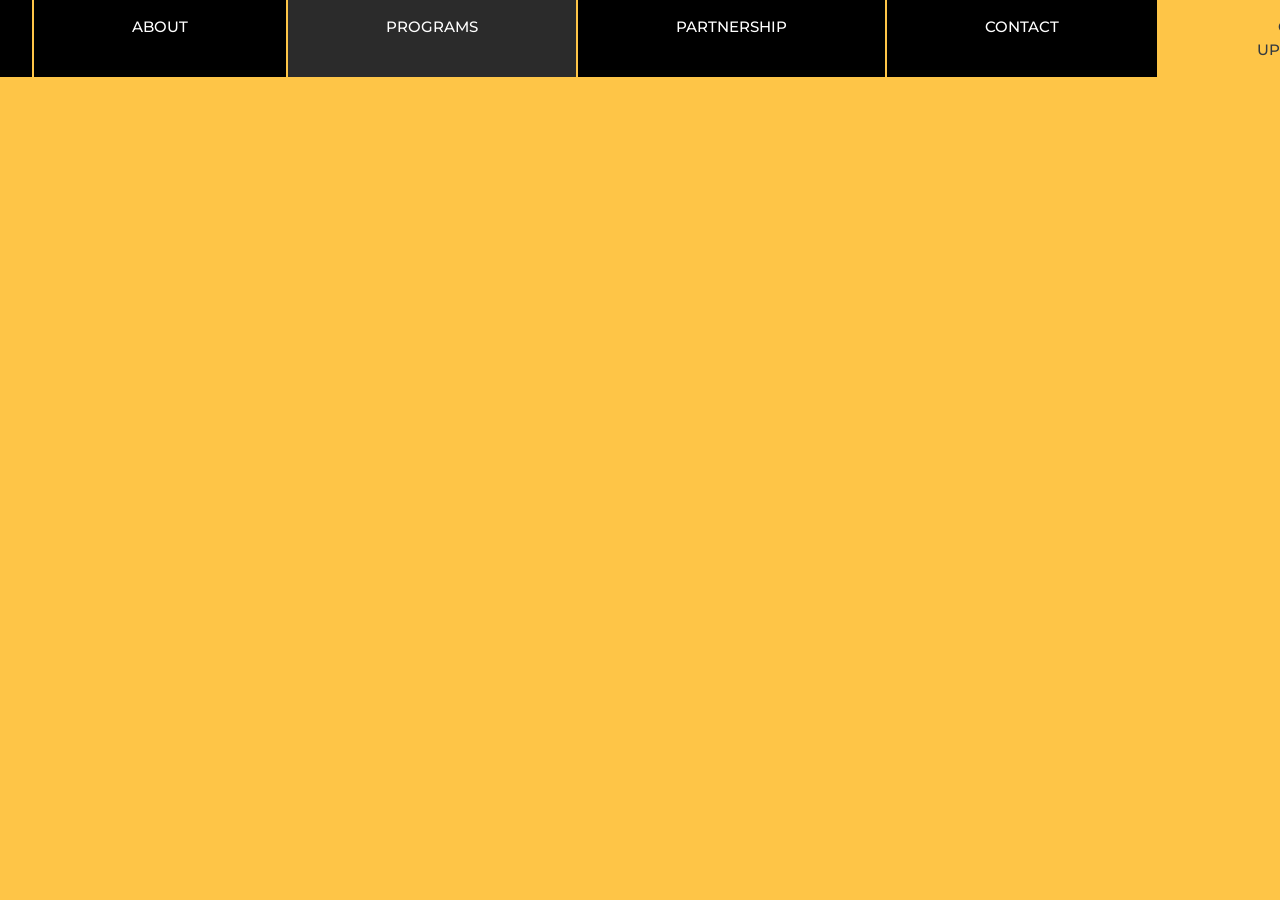
<file: PlayForeverDemo/programs/programs.html>
<!DOCTYPE html>
<html lang="en">
  <head>
    <!-- Required meta tags -->
    <meta charset="utf-8" />
    <meta
      name="viewport"
      content="width=device-width, initial-scale=1, shrink-to-fit=no"
    />

    <!-- Bootstrap CSS -->
    <link
      rel="stylesheet"
      href="https://cdn.jsdelivr.net/npm/bootstrap@4.0.0/dist/css/bootstrap.min.css"
      integrity="sha384-Gn5384xqQ1aoWXA+058RXPxPg6fy4IWvTNh0E263XmFcJlSAwiGgFAW/dAiS6JXm"
      crossorigin="anonymous"
    />
    <link rel="stylesheet" href="style.css"/>
    <link
      href="//maxcdn.bootstrapcdn.com/font-awesome/4.7.0/css/font-awesome.min.css"
      rel="stylesheet"
    />

    <title>Forever Play</title>
  </head>
  <body class="bg-primary">
    <nav class="navbar container-fluid navbar-expand-lg p-0">
      <!-- Navbar brand -->
      <a class="navbar-brand ml-3" href="../home/index.html">
        <img
          src="../images/logo.png"
          class="nav-bar-icon logo-img logo-wide img-fluid"
        />
      </a>
      <!-- Collapse button -->
      <img
        src="../images/nav-btn.svg"
        class="navbar-toggler nav-menu-btn"
        type="button"
        data-toggle="collapse"
        data-target="#basicExampleNav"
        aria-controls="basicExampleNav"
        aria-expanded="false"
        aria-label="Toggle navigation"
      />

      <!-- Collapsible content -->
      <div class="collapse navbar-collapse" id="basicExampleNav">
        <!-- Links -->
        <ul class="navbar-nav ml-auto p-0 text-center">
          <li class="nav-item">
            <a class="nav-link m-2" href="../about/about.html"> ABOUT</a>
          </li>

          <li class="nav-item btn-primary1">
            <a class="nav-link m-2" href="programs.html"> PROGRAMS</a>
          </li>

          <li class="nav-item">
            <a class="nav-link m-2" href="../partnership/partnership.html"> PARTNERSHIP</a>
          </li>

          <li class="nav-item">
            <a class="nav-link m-2" href="../contact/contact.html"> CONTACT</a>
          </li>

          <div class="subscription-form d-none">
            <form action="https://api.web3forms.com/submit" method="POST" id="emailForm" target="_blank">
            <input type="hidden" name="access_key" value="c2c66206-edcd-446a-b0a0-a49ea60d2977">
            <span class="subscription-text">Sign up for our monthly newsletter to see upcoming programs and stay up to date!</span>
            <input type="email" class="email-input" name="email" placeholder="Email address" required>
            <input type="hidden" name="subject" value="Newsletter Signup">
            <input type="hidden" name="message" value="I would like to receive updates and newsletters.">
            <button type="submit" class="btn sign-up" id="sign-up-btn">SIGN UP</button>
          </form>
          </div>
          

          <li class="nav-item btn-primary" id="update-toggle">
            <a class="nav-link m-2 text-dark text-center" href="#">GET UPDATES</a>
          </li>
        
        </ul>
      </div>
    </nav>

        <!-- Optional JavaScript -->
    <!-- jQuery first, then Popper.js, then Bootstrap JS -->
    <script
      src="https://code.jquery.com/jquery-3.2.1.slim.min.js"
      integrity="sha384-KJ3o2DKtIkvYIK3UENzmM7KCkRr/rE9/Qpg6aAZGJwFDMVNA/GpGFF93hXpG5KkN"
      crossorigin="anonymous"
    ></script>

    <script
      src="https://cdn.jsdelivr.net/npm/popper.js@1.12.9/dist/umd/popper.min.js"
      integrity="sha384-ApNbgh9B+Y1QKtv3Rn7W3mgPxhU9K/ScQsAP7hUibX39j7fakFPskvXusvfa0b4Q"
      crossorigin="anonymous"
    ></script>
    <script
      src="https://cdn.jsdelivr.net/npm/bootstrap@4.0.0/dist/js/bootstrap.min.js"
      integrity="sha384-JZR6Spejh4U02d8jOt6vLEHfe/JQGiRRSQQxSfFWpi1MquVdAyjUar5+76PVCmYl"
      crossorigin="anonymous"
    ></script>

    <script src="https://web3forms.com/client/script.js" async defer></script>


    <script>
      document.addEventListener('DOMContentLoaded', function() {
        var updateBtn = document.getElementById('update-toggle');
        var subscriptionForm = document.querySelector('.subscription-form'); 
        var emailForm = document.getElementById('emailForm');
        var signUpBtn = document.getElementById('sign-up-btn');
        var links = document.querySelectorAll('.nav-item:not(#update-toggle)');
    
        updateBtn.addEventListener('click', function(event) {
            event.preventDefault();
            subscriptionForm.classList.toggle('d-none');
            links.forEach(function(link) {
                link.classList.toggle('d-none');
            });
    
            var buttonText = subscriptionForm.classList.contains('d-none') ? 'GET UPDATES' : 'CLOSE';
            updateBtn.querySelector('a').textContent = buttonText;
            updateBtn.style.backgroundColor = subscriptionForm.classList.contains('d-none') ? '#FEC547' : '#f9dd98';
        });
    
        // Handling the sign-up form submission
        emailForm.addEventListener('submit', function(event) {
            event.preventDefault();  // Prevent the default form submission to handle via AJAX
    
            var formData = new FormData(emailForm); // Create a FormData object from the form
    
            fetch('https://api.web3forms.com/submit', {
                method: 'POST',
                body: formData
            })
            .then(response => response.json())
            .then(data => {
                if (data.success) {
                    signUpBtn.textContent = 'SIGNED UP'; // Change the button text
                    signUpBtn.disabled = true;           // Disable the button
                } else {
                    alert('Failed to send. Please try again.');
                }
            })
            .catch(error => {
                console.error('Error:', error);
                alert('An error occurred. Please try again.');
            });
        });
      });
    </script>

<script>
  document.addEventListener('DOMContentLoaded', function() {
    var emailForm = document.getElementById('emailForm');
    var signUpBtn = document.getElementById('sign-up-btn');

    emailForm.addEventListener('submit', function(event) {
        // Assume success and change the button text immediately
        signUpBtn.textContent = 'SIGNED UP'; 
        signUpBtn.disabled = true;
    });
  });
</script>

    



  </body>
</html>
</file>
<file: style.css>
/* =========================================================
   RYAN LIU — PORTFOLIO
   Static site: HTML, CSS, vanilla JS. Mobile-first.
   ========================================================= */

@import url('https://fonts.googleapis.com/css2?family=Poppins:wght@400;500;600;700&display=swap');

:root {
  /* Color */
  --color-bg: #ffffff;
  --color-surface: #f7f7f8;
  --color-surface-raised: #ffffff;
  --color-border: #e2e2e5;
  --color-text: #1a1a1e;
  --color-text-muted: #55555c;
  --color-text-faint: #86868c;
  --color-accent: #1f5fff;
  --color-accent-dark: #133ea6;
  --color-accent-contrast: #ffffff;
  --color-focus: #1f5fff;

  /* Typography */
  --font-body: "Poppins", system-ui, -apple-system, "Segoe UI", sans-serif;
  --fs-sm: 0.9rem;
  --fs-base: 1rem;
  --fs-lg: clamp(1.1rem, 1rem + 0.5vw, 1.35rem);
  --fs-xl: clamp(1.4rem, 1.2rem + 1vw, 1.9rem);
  --fs-2xl: clamp(1.9rem, 1.5rem + 2vw, 2.75rem);
  --fs-3xl: clamp(2.4rem, 1.8rem + 3vw, 3.75rem);
  --lh-tight: 1.15;
  --lh-normal: 1.6;

  /* Spacing */
  --space-1: 0.25rem;
  --space-2: 0.5rem;
  --space-3: 0.75rem;
  --space-4: 1rem;
  --space-5: 1.5rem;
  --space-6: 2rem;
  --space-7: 3rem;
  --space-8: 4.5rem;
  --space-9: 6rem;

  /* Layout */
  --container-max: 1120px;
  --container-pad: clamp(1.25rem, 4vw, 3rem);
  --radius-sm: 0.5rem;
  --radius-md: 0.9rem;
  --radius-lg: 1.5rem;
  --radius-pill: 999px;

  /* Elevation */
  --shadow-sm: 0 1px 2px rgba(20, 20, 30, 0.06), 0 1px 1px rgba(20, 20, 30, 0.04);
  --shadow-md: 0 8px 24px rgba(20, 20, 30, 0.08);

  /* Motion */
  --transition-fast: 160ms ease;
  --transition-base: 240ms ease;
}

/* =========================================================
   RESET
   ========================================================= */

*,
*::before,
*::after {
  box-sizing: border-box;
  margin: 0;
  padding: 0;
}

html {
  scroll-behavior: smooth;
}

body {
  font-family: var(--font-body);
  font-size: var(--fs-base);
  line-height: var(--lh-normal);
  color: var(--color-text);
  background: var(--color-bg);
}

img {
  max-width: 100%;
  display: block;
}

ul,
ol {
  list-style: none;
}

a {
  color: inherit;
  text-decoration: none;
}

button {
  font: inherit;
  color: inherit;
  background: none;
  border: none;
  cursor: pointer;
}

@media (prefers-reduced-motion: reduce) {
  *,
  *::before,
  *::after {
    animation-duration: 0.001ms !important;
    animation-iteration-count: 1 !important;
    transition-duration: 0.001ms !important;
    scroll-behavior: auto !important;
  }
}

/* =========================================================
   ACCESSIBILITY UTILITIES
   ========================================================= */

.skip-link {
  position: absolute;
  top: -3rem;
  left: var(--space-4);
  z-index: 100;
  background: var(--color-accent);
  color: var(--color-accent-contrast);
  padding: var(--space-3) var(--space-5);
  border-radius: var(--radius-sm);
  font-weight: 600;
  transition: top var(--transition-fast);
}

.skip-link:focus {
  top: var(--space-4);
}

:focus-visible {
  outline: 2px solid var(--color-focus);
  outline-offset: 3px;
  border-radius: var(--radius-sm);
}

.visually-hidden {
  position: absolute;
  width: 1px;
  height: 1px;
  padding: 0;
  margin: -1px;
  overflow: hidden;
  clip: rect(0, 0, 0, 0);
  white-space: nowrap;
  border: 0;
}

/* =========================================================
   LAYOUT PRIMITIVES
   ========================================================= */

.container {
  width: 100%;
  max-width: var(--container-max);
  margin-inline: auto;
  padding-inline: var(--container-pad);
}

section {
  padding-block: var(--space-8);
  border-bottom: 1px solid var(--color-border);
}

section:last-of-type {
  border-bottom: none;
}

.section-head {
  max-width: 42rem;
  margin-bottom: var(--space-7);
}

.eyebrow {
  display: inline-block;
  font-size: var(--fs-sm);
  font-weight: 600;
  letter-spacing: 0.06em;
  text-transform: uppercase;
  color: var(--color-accent);
  margin-bottom: var(--space-2);
}

.section-title {
  font-size: var(--fs-2xl);
  font-weight: 700;
  line-height: var(--lh-tight);
  letter-spacing: -0.01em;
}

.section-lede {
  margin-top: var(--space-3);
  color: var(--color-text-muted);
  font-size: var(--fs-lg);
}

/* =========================================================
   HEADER / NAVIGATION
   ========================================================= */

.site-header {
  position: sticky;
  top: 0;
  z-index: 50;
  background: rgba(255, 255, 255, 0.92);
  backdrop-filter: saturate(180%) blur(10px);
  border-bottom: 1px solid var(--color-border);
}

.nav {
  display: flex;
  align-items: center;
  justify-content: space-between;
  padding-block: var(--space-4);
}

.nav-logo {
  font-size: var(--fs-lg);
  font-weight: 700;
  letter-spacing: -0.01em;
}

.nav-links {
  display: flex;
  gap: var(--space-6);
  font-size: var(--fs-sm);
  font-weight: 500;
}

.nav-links a {
  position: relative;
  padding-block: var(--space-1);
  color: var(--color-text-muted);
  transition: color var(--transition-fast);
}

.nav-links a::after {
  content: "";
  position: absolute;
  left: 0;
  right: 100%;
  bottom: -2px;
  height: 2px;
  background: var(--color-accent);
  transition: right var(--transition-base);
}

.nav-links a:hover,
.nav-links a[aria-current="true"] {
  color: var(--color-text);
}

.nav-links a:hover::after,
.nav-links a[aria-current="true"]::after {
  right: 0;
}

.nav-toggle {
  display: flex;
  flex-direction: column;
  justify-content: center;
  align-items: center;
  gap: 5px;
  width: 44px;
  height: 44px;
  border-radius: var(--radius-sm);
}

.nav-toggle span {
  display: block;
  width: 22px;
  height: 2px;
  background: var(--color-text);
  border-radius: 2px;
  transition: transform var(--transition-base), opacity var(--transition-base);
}

.nav-toggle[aria-expanded="true"] span:nth-child(1) {
  transform: translateY(7px) rotate(45deg);
}

.nav-toggle[aria-expanded="true"] span:nth-child(2) {
  opacity: 0;
}

.nav-toggle[aria-expanded="true"] span:nth-child(3) {
  transform: translateY(-7px) rotate(-45deg);
}

.mobile-menu {
  display: none;
  flex-direction: column;
  gap: var(--space-1);
  padding: var(--space-2) var(--container-pad) var(--space-5);
  border-top: 1px solid var(--color-border);
}

.mobile-menu.is-open {
  display: flex;
}

.mobile-menu a {
  display: block;
  padding: var(--space-3) var(--space-2);
  font-size: var(--fs-lg);
  font-weight: 500;
  border-radius: var(--radius-sm);
  min-height: 44px;
}

.mobile-menu a:hover,
.mobile-menu a:active {
  background: var(--color-surface);
  color: var(--color-accent);
}

@media (min-width: 768px) {
  .nav-toggle {
    display: none;
  }
}

@media (max-width: 767px) {
  .nav-links {
    display: none;
  }
}

/* =========================================================
   BUTTONS / TAGS
   ========================================================= */

.btn-row {
  display: flex;
  flex-wrap: wrap;
  gap: var(--space-3);
}

.btn {
  display: inline-flex;
  align-items: center;
  justify-content: center;
  gap: var(--space-2);
  min-height: 44px;
  padding: var(--space-3) var(--space-5);
  font-weight: 600;
  font-size: var(--fs-sm);
  border-radius: var(--radius-pill);
  border: 1.5px solid var(--color-text);
  transition: background var(--transition-fast), color var(--transition-fast), border-color var(--transition-fast), transform var(--transition-fast);
}

.btn-primary {
  background: var(--color-text);
  color: var(--color-bg);
}

.btn-primary:hover {
  background: var(--color-accent);
  border-color: var(--color-accent);
}

.btn-secondary {
  background: transparent;
  color: var(--color-text);
}

.btn-secondary:hover {
  border-color: var(--color-accent);
  color: var(--color-accent);
}

.btn:active {
  transform: scale(0.98);
}

.link-arrow {
  display: inline-flex;
  align-items: center;
  gap: var(--space-2);
  font-weight: 600;
  font-size: var(--fs-sm);
  color: var(--color-accent);
  min-height: 44px;
}

.link-arrow svg {
  transition: transform var(--transition-fast);
}

.link-arrow:hover svg {
  transform: translateX(3px);
}

.tag-list {
  display: flex;
  flex-wrap: wrap;
  gap: var(--space-2);
}

.tag {
  font-size: 0.8rem;
  font-weight: 500;
  color: var(--color-text-muted);
  background: var(--color-surface);
  border: 1px solid var(--color-border);
  border-radius: var(--radius-pill);
  padding: 0.3rem 0.75rem;
}

.social-row {
  display: flex;
  gap: var(--space-3);
}

.social-link {
  display: inline-flex;
  align-items: center;
  justify-content: center;
  width: 44px;
  height: 44px;
  border-radius: 50%;
  border: 1.5px solid var(--color-border);
  color: var(--color-text);
  transition: border-color var(--transition-fast), color var(--transition-fast), transform var(--transition-fast);
}

.social-link:hover {
  border-color: var(--color-accent);
  color: var(--color-accent);
  transform: translateY(-2px);
}

/* =========================================================
   HERO
   ========================================================= */

#hero {
  padding-top: var(--space-8);
}

.hero-grid {
  display: grid;
  gap: var(--space-7);
  align-items: center;
}

.hero-eyebrow {
  font-size: var(--fs-sm);
  font-weight: 600;
  letter-spacing: 0.06em;
  text-transform: uppercase;
  color: var(--color-accent);
  margin-bottom: var(--space-3);
}

.hero-title {
  font-size: var(--fs-3xl);
  font-weight: 700;
  line-height: var(--lh-tight);
  letter-spacing: -0.02em;
}

.hero-role {
  margin-top: var(--space-4);
  font-size: var(--fs-lg);
  color: var(--color-text-muted);
  max-width: 34rem;
}

.hero-actions {
  margin-top: var(--space-6);
  display: flex;
  flex-wrap: wrap;
  align-items: center;
  gap: var(--space-4);
}

.hero-photo {
  justify-self: center;
  width: min(280px, 60vw);
  aspect-ratio: 1 / 1;
  border-radius: var(--radius-lg);
  overflow: hidden;
  box-shadow: var(--shadow-md);
  border: 1px solid var(--color-border);
}

.hero-photo img {
  width: 100%;
  height: 100%;
  object-fit: cover;
}

@media (min-width: 900px) {
  .hero-grid {
    grid-template-columns: 1.3fr 1fr;
  }

  .hero-photo {
    justify-self: end;
    width: min(340px, 100%);
  }
}

/* =========================================================
   ABOUT
   ========================================================= */

.about-copy {
  max-width: 46rem;
  font-size: var(--fs-lg);
  color: var(--color-text-muted);
}

.about-copy p + p {
  margin-top: var(--space-4);
}

.about-points {
  margin-top: var(--space-6);
  display: grid;
  gap: var(--space-4);
  grid-template-columns: repeat(auto-fit, minmax(220px, 1fr));
}

.about-point {
  padding: var(--space-4);
  background: var(--color-surface);
  border: 1px solid var(--color-border);
  border-radius: var(--radius-md);
}

.about-point h3 {
  font-size: var(--fs-base);
  font-weight: 600;
  margin-bottom: var(--space-1);
}

.about-point p {
  font-size: var(--fs-sm);
  color: var(--color-text-muted);
}

/* =========================================================
   EXPERIENCE
   ========================================================= */

.timeline {
  display: flex;
  flex-direction: column;
  gap: var(--space-6);
}

.timeline-item {
  padding: var(--space-5);
  border: 1px solid var(--color-border);
  border-radius: var(--radius-md);
  background: var(--color-surface-raised);
}

.timeline-head {
  display: flex;
  flex-wrap: wrap;
  align-items: baseline;
  justify-content: space-between;
  gap: var(--space-2);
  margin-bottom: var(--space-3);
}

.timeline-role {
  font-size: var(--fs-lg);
  font-weight: 600;
}

.timeline-org {
  color: var(--color-accent);
  font-weight: 600;
}

.timeline-dates {
  font-size: var(--fs-sm);
  color: var(--color-text-faint);
  white-space: nowrap;
}

.timeline-item ul {
  display: flex;
  flex-direction: column;
  gap: var(--space-2);
  color: var(--color-text-muted);
}

.timeline-item li {
  position: relative;
  padding-left: var(--space-4);
}

.timeline-item li::before {
  content: "";
  position: absolute;
  left: 0;
  top: 0.65em;
  width: 5px;
  height: 5px;
  border-radius: 50%;
  background: var(--color-text-faint);
}

.timeline-item .link-arrow {
  margin-top: var(--space-4);
}

/* =========================================================
   PROJECTS
   ========================================================= */

.project-grid {
  display: grid;
  gap: var(--space-5);
}

.project-card {
  display: flex;
  flex-direction: column;
  gap: var(--space-3);
  padding: var(--space-5);
  border: 1px solid var(--color-border);
  border-radius: var(--radius-lg);
  background: var(--color-surface-raised);
  box-shadow: var(--shadow-sm);
  transition: transform var(--transition-base), box-shadow var(--transition-base);
}

.project-card:hover {
  transform: translateY(-3px);
  box-shadow: var(--shadow-md);
}

.project-featured {
  border-color: var(--color-accent);
  background: linear-gradient(180deg, rgba(31, 95, 255, 0.04), transparent 40%);
}

.project-card-head {
  display: flex;
  align-items: baseline;
  justify-content: space-between;
  gap: var(--space-3);
}

.project-name {
  font-size: var(--fs-xl);
  font-weight: 700;
}

.project-category {
  font-size: var(--fs-sm);
  font-weight: 600;
  color: var(--color-accent);
}

.project-desc {
  color: var(--color-text-muted);
  flex-grow: 1;
}

.project-links {
  display: flex;
  flex-wrap: wrap;
  gap: var(--space-4);
  margin-top: var(--space-1);
}

.project-others {
  display: grid;
  gap: var(--space-5);
  grid-template-columns: repeat(auto-fit, minmax(280px, 1fr));
}

/* =========================================================
   SKILLS
   ========================================================= */

.skills-grid {
  display: grid;
  gap: var(--space-5);
  grid-template-columns: repeat(auto-fit, minmax(240px, 1fr));
}

.skill-group {
  padding: var(--space-5);
  border: 1px solid var(--color-border);
  border-radius: var(--radius-md);
  background: var(--color-surface);
}

.skill-group h3 {
  font-size: var(--fs-base);
  font-weight: 600;
  margin-bottom: var(--space-4);
}

/* =========================================================
   EDUCATION
   ========================================================= */

.education-card {
  display: flex;
  flex-wrap: wrap;
  align-items: baseline;
  justify-content: space-between;
  gap: var(--space-3);
  padding: var(--space-5);
  border: 1px solid var(--color-border);
  border-radius: var(--radius-md);
  max-width: 42rem;
}

.education-org {
  font-size: var(--fs-lg);
  font-weight: 600;
}

.education-degree {
  color: var(--color-text-muted);
  margin-top: var(--space-1);
}

.education-year {
  font-size: var(--fs-sm);
  color: var(--color-text-faint);
  white-space: nowrap;
}

/* =========================================================
   CONTACT
   ========================================================= */

#contact {
  border-bottom: none;
}

.contact-card {
  display: flex;
  flex-direction: column;
  gap: var(--space-5);
  padding: var(--space-6);
  border: 1px solid var(--color-border);
  border-radius: var(--radius-lg);
  background: var(--color-surface);
  max-width: 34rem;
}

.contact-row {
  display: flex;
  align-items: center;
  gap: var(--space-3);
  font-size: var(--fs-lg);
  font-weight: 500;
  min-height: 44px;
}

.contact-row:hover {
  color: var(--color-accent);
}

.contact-row svg {
  flex-shrink: 0;
  color: var(--color-accent);
}

/* =========================================================
   FOOTER
   ========================================================= */

.site-footer {
  padding-block: var(--space-6);
}

.footer-inner {
  display: flex;
  flex-wrap: wrap;
  align-items: center;
  justify-content: space-between;
  gap: var(--space-4);
}

.footer-nav {
  display: flex;
  flex-wrap: wrap;
  gap: var(--space-5);
  font-size: var(--fs-sm);
  color: var(--color-text-muted);
}

.footer-nav a:hover {
  color: var(--color-accent);
}

.footer-meta {
  font-size: var(--fs-sm);
  color: var(--color-text-faint);
}

/* =========================================================
   REVEAL (restrained, opt-out via prefers-reduced-motion)
   ========================================================= */

.reveal {
  opacity: 0;
  transform: translateY(12px);
  transition: opacity 600ms ease, transform 600ms ease;
}

.reveal.is-visible {
  opacity: 1;
  transform: none;
}

@media (prefers-reduced-motion: reduce) {
  .reveal {
    opacity: 1;
    transform: none;
    transition: none;
  }
}
</file>
<file: PlayForeverDemo/home/style.css>
@import url('https://fonts.googleapis.com/css2?family=Montserrat:ital,wght@0,100..900;1,100..900&display=swap');
/*=============navbar start=================*/
body{
font-family: "Montserrat", sans-serif;
}
nav{
  background-color: #000;
}
 .navbar-nav .active>.nav-link{
	font-weight: 600;
	color: #81D052 !important;
}

.navbar-nav .nav-item .nav-link{
	color: white;
	font-weight: 500;
    font-size: 15px;
    padding-left: 90px;
    padding-right: 90px;
    border-radius: 0px;
}

.navbar-nav .nav-item {
    font-weight: 600;
    border-left: 2px solid #FEC547;
}

.email-input::placeholder {
  color: white;
  opacity: 1; /* Overriding the default slight transparency of placeholders */
}


  .logo-narrow {
    width: 100px;
  }
  .nav-menu-btn{
    width: 60px;
  }
  
.nav-bar-icon{
  width: 177px;  /* keep width proportional to height */
  height: auto;
}

.btn-primary{
  background-color: #FEC547;
  border:none;
  box-shadow:none !important;
}

.btn-primary1{
    background-color: #2b2b2b;
    border:none;
    box-shadow:none !important;
  }

.btn-primary:hover{
  background-color: #FEC547;
  border:none;
  box-shadow:none !important;
}
.text-primary{
  color: #FEC547 !important;
}
.bg-primary{
  background: #FEC547 !important;
}

.bg-primary{
  background-color: #F2B644;
}

.home-second-section{
  position: relative;
}

.home-second-section .title_heading{
  position: absolute;
  top: 0px;
}

.bg-gray{
  background-color: #2b2b2b;
}

.home-third-section{
background-color: #FFDC8E;
text-align: center;
border-radius: 5px;
padding: 10px;
}

.home-third-section img{
  width: 100%;
}

.bg-primary-light{
  background-color: #FFDC8E !important;
}

.text-primary-light{
  color:#FFDC8E !important ;
}

.title_heading_contact{
  position: relative;
  bottom: 48px;
}

.fa-5x{
  font-size: 130px !important;
}

.contact_side_section{
  box-shadow: rgba(255, 255, 255, 0.35) 0px 5px 15px;
  border: 3px solid white;
  border-radius: 5px;
}

.navbar-nav .nav-item.active .nav-link {
    color: #FEC547 !important; /* This sets the text color to yellow */
}

/*=============additional navbar styles for subscription form=================*/
.subscription-form {
  display: flex;
  justify-content: space-between;
  align-items: center;
  width: 100%;
  padding: 0px 68px;
  background-color: #2b2b2b;
  position: relative;
}

.subscription-text {
    color: white;
    margin-right: auto; 
    padding-left: 15px;
    font-size: 0.8em; /* Made the font smaller */
  }

  .email-input {
    margin: 0px 15px; /* Spacing on both sides */
    flex-grow: 2; /* Allow input to fill up space */
    border: 1px solid #FEC547; /* Border color */
    background-color: #2b2b2b; /* Background color */
    color: white; /* Text color */
    padding: 7px 10px; /* Add padding inside the input box */
    flex-basis: 400px; /* Starts at 0 width and grows */
    border-radius: 8px; /* This will create rounded corners */
  }
  
  
  /* If the above changes do not make the input long enough, you can set a minimum width */
  .email-input {
    min-width: 300px; /* Adjust this value as needed */
  }

.sign-up,
.close-updates {
  background-color: #FEC547;
  border: none;
  font-size: 16px;
  font-weight: 550;
  padding: 10px 45px;
  margin-left: 15px; /* Small space between buttons and input field */
  margin-right: -15px;
}
  


/* Hide elements by default */
.d-none {
  display: none !important;
}

/* When the navbar is collapsed show the subscription form */
.nav-collapsed .subscription-form {
  display: flex;
}

/* Hide other nav items when collapsed */
.nav-collapsed .navbar-nav {
  display: none;
}

@media (max-width: 767px) {
    .subscription-text br {
      display: none; /* Hide <br> by default */
    }
    .subscription-text {
      white-space: pre-wrap; /* This will allow us to use '\n' in the text to create a new line */
    }
  }

/* Other responsive adjustments as needed */
</file>
<file: PlayForeverDemo/contact/style.css>
@import url('https://fonts.googleapis.com/css2?family=Montserrat:ital,wght@0,100..900;1,100..900&display=swap');
/*=============navbar start=================*/
body{
font-family: "Montserrat", sans-serif;
}
nav{
  background-color: #000;
}
 .navbar-nav .active>.nav-link{
	font-weight: 600;
	color: #81D052 !important;
}

.navbar-nav .nav-item .nav-link{
	color: white;
	font-weight: 500;
    font-size: 15px;
    padding-left: 90px;
    padding-right: 90px;
    border-radius: 0px;
}

.navbar-nav .nav-item {
    font-weight: 600;
    border-left: 2px solid #FEC547;
}

.email-input::placeholder {
  color: white;
  opacity: 1; /* Overriding the default slight transparency of placeholders */
}


  .logo-narrow {
    width: 100px;
  }
  .nav-menu-btn{
    width: 60px;
  }
  
.nav-bar-icon{
  width: 177px;  /* keep width proportional to height */
  height: auto;
}

.btn-primary{
  background-color: #FEC547;
  border:none;
  box-shadow:none !important;
}

.btn-primary1{
    background-color: #2b2b2b;
    border:none;
    box-shadow:none !important;
  }

.btn-primary:hover{
  background-color: #FEC547;
  border:none;
  box-shadow:none !important;
}
.text-primary{
  color: #FEC547 !important;
}
.bg-primary{
  background: #FEC547 !important;
}

.bg-primary{
  background-color: #F2B644;
}

.home-second-section{
  position: relative;
}

.home-second-section .title_heading{
  position: absolute;
  top: 0px;
}

.bg-gray{
  background-color: #2b2b2b;
}

.home-third-section{
background-color: #FFDC8E;
text-align: center;
border-radius: 5px;
padding: 10px;
}

.home-third-section img{
  width: 100%;
}

.bg-primary-light{
  background-color: #FFDC8E !important;
}

.text-primary-light{
  color:#FFDC8E !important ;
}

.title_heading_contact{
  position: relative;
  bottom: 48px;
}

.fa-5x{
  font-size: 130px !important;
}

.contact_side_section{
  box-shadow: rgba(255, 255, 255, 0.35) 0px 5px 15px;
  border: 3px solid white;
  border-radius: 5px;
}

.navbar-nav .nav-item.active .nav-link {
    color: #FEC547 !important; /* This sets the text color to yellow */
}

/*=============additional navbar styles for subscription form=================*/
.subscription-form {
  display: flex;
  justify-content: space-between;
  align-items: center;
  width: 100%;
  padding: 0px 68px;
  background-color: #2b2b2b;
  position: relative;
}

.subscription-text {
    color: white;
    margin-right: auto; 
    padding-left: 15px;
    font-size: 0.8em; /* Made the font smaller */
  }

  .email-input {
    margin: 0px 15px; /* Spacing on both sides */
    flex-grow: 2; /* Allow input to fill up space */
    border: 1px solid #FEC547; /* Border color */
    background-color: #2b2b2b; /* Background color */
    color: white; /* Text color */
    padding: 7px 10px; /* Add padding inside the input box */
    flex-basis: 400px; /* Starts at 0 width and grows */
    border-radius: 8px; /* This will create rounded corners */
  }
  
  
  /* If the above changes do not make the input long enough, you can set a minimum width */
  .email-input {
    min-width: 300px; /* Adjust this value as needed */
  }

.sign-up,
.close-updates {
  background-color: #FEC547;
  border: none;
  font-size: 16px;
  font-weight: 550;
  padding: 10px 45px;
  margin-left: 15px; /* Small space between buttons and input field */
  margin-right: -15px;
}
  


/* Hide elements by default */
.d-none {
  display: none !important;
}

/* When the navbar is collapsed show the subscription form */
.nav-collapsed .subscription-form {
  display: flex;
}

/* Hide other nav items when collapsed */
.nav-collapsed .navbar-nav {
  display: none;
}

@media (max-width: 767px) {
    .subscription-text br {
      display: none; /* Hide <br> by default */
    }
    .subscription-text {
      white-space: pre-wrap; /* This will allow us to use '\n' in the text to create a new line */
    }
  }

/* Other responsive adjustments as needed */
</file>
<file: PlayForeverDemo/partnership/style.css>
@import url('https://fonts.googleapis.com/css2?family=Montserrat:ital,wght@0,100..900;1,100..900&display=swap');
/*=============navbar start=================*/
body{
font-family: "Montserrat", sans-serif;
}
nav{
  background-color: #000;
}
 .navbar-nav .active>.nav-link{
	font-weight: 600;
	color: #81D052 !important;
}

.navbar-nav .nav-item .nav-link{
	color: white;
	font-weight: 500;
    font-size: 15px;
    padding-left: 90px;
    padding-right: 90px;
    border-radius: 0px;
}

.navbar-nav .nav-item {
    font-weight: 600;
    border-left: 2px solid #FEC547;
}

.email-input::placeholder {
  color: white;
  opacity: 1; /* Overriding the default slight transparency of placeholders */
}


  .logo-narrow {
    width: 100px;
  }
  .nav-menu-btn{
    width: 60px;
  }
  
.nav-bar-icon{
  width: 177px;  /* keep width proportional to height */
  height: auto;
}

.btn-primary{
  background-color: #FEC547;
  border:none;
  box-shadow:none !important;
}

.btn-primary1{
    background-color: #2b2b2b;
    border:none;
    box-shadow:none !important;
  }

.btn-primary:hover{
  background-color: #FEC547;
  border:none;
  box-shadow:none !important;
}
.text-primary{
  color: #FEC547 !important;
}
.bg-primary{
  background: #FEC547 !important;
}

.bg-primary{
  background-color: #F2B644;
}

.home-second-section{
  position: relative;
}

.home-second-section .title_heading{
  position: absolute;
  top: 0px;
}

.bg-gray{
  background-color: #2b2b2b;
}

.home-third-section{
background-color: #FFDC8E;
text-align: center;
border-radius: 5px;
padding: 10px;
}

.home-third-section img{
  width: 100%;
}

.bg-primary-light{
  background-color: #FFDC8E !important;
}

.text-primary-light{
  color:#FFDC8E !important ;
}

.title_heading_contact{
  position: relative;
  bottom: 48px;
}

.fa-5x{
  font-size: 130px !important;
}

.contact_side_section{
  box-shadow: rgba(255, 255, 255, 0.35) 0px 5px 15px;
  border: 3px solid white;
  border-radius: 5px;
}

.navbar-nav .nav-item.active .nav-link {
    color: #FEC547 !important; /* This sets the text color to yellow */
}

/*=============additional navbar styles for subscription form=================*/
.subscription-form {
  display: flex;
  justify-content: space-between;
  align-items: center;
  width: 100%;
  padding: 0px 68px;
  background-color: #2b2b2b;
  position: relative;
}

.subscription-text {
    color: white;
    margin-right: auto; 
    padding-left: 15px;
    font-size: 0.8em; /* Made the font smaller */
  }

  .email-input {
    margin: 0px 15px; /* Spacing on both sides */
    flex-grow: 2; /* Allow input to fill up space */
    border: 1px solid #FEC547; /* Border color */
    background-color: #2b2b2b; /* Background color */
    color: white; /* Text color */
    padding: 7px 10px; /* Add padding inside the input box */
    flex-basis: 400px; /* Starts at 0 width and grows */
    border-radius: 8px; /* This will create rounded corners */
  }
  
  
  /* If the above changes do not make the input long enough, you can set a minimum width */
  .email-input {
    min-width: 300px; /* Adjust this value as needed */
  }

.sign-up,
.close-updates {
  background-color: #FEC547;
  border: none;
  font-size: 16px;
  font-weight: 550;
  padding: 10px 45px;
  margin-left: 15px; /* Small space between buttons and input field */
  margin-right: -15px;
}
  


/* Hide elements by default */
.d-none {
  display: none !important;
}

/* When the navbar is collapsed show the subscription form */
.nav-collapsed .subscription-form {
  display: flex;
}

/* Hide other nav items when collapsed */
.nav-collapsed .navbar-nav {
  display: none;
}

@media (max-width: 767px) {
    .subscription-text br {
      display: none; /* Hide <br> by default */
    }
    .subscription-text {
      white-space: pre-wrap; /* This will allow us to use '\n' in the text to create a new line */
    }
  }

/* Other responsive adjustments as needed */
</file>
<file: PlayForeverDemo/programs/style.css>
@import url('https://fonts.googleapis.com/css2?family=Montserrat:ital,wght@0,100..900;1,100..900&display=swap');
/*=============navbar start=================*/
body{
font-family: "Montserrat", sans-serif;
}
nav{
  background-color: #000;
}
 .navbar-nav .active>.nav-link{
	font-weight: 600;
	color: #81D052 !important;
}

.navbar-nav .nav-item .nav-link{
	color: white;
	font-weight: 500;
    font-size: 15px;
    padding-left: 90px;
    padding-right: 90px;
    border-radius: 0px;
}

.navbar-nav .nav-item {
    font-weight: 600;
    border-left: 2px solid #FEC547;
}

.email-input::placeholder {
  color: white;
  opacity: 1; /* Overriding the default slight transparency of placeholders */
}


  .logo-narrow {
    width: 100px;
  }
  .nav-menu-btn{
    width: 60px;
  }
  
.nav-bar-icon{
  width: 177px;  /* keep width proportional to height */
  height: auto;
}

.btn-primary{
  background-color: #FEC547;
  border:none;
  box-shadow:none !important;
}

.btn-primary1{
    background-color: #2b2b2b;
    border:none;
    box-shadow:none !important;
  }

.btn-primary:hover{
  background-color: #FEC547;
  border:none;
  box-shadow:none !important;
}
.text-primary{
  color: #FEC547 !important;
}
.bg-primary{
  background: #FEC547 !important;
}

.bg-primary{
  background-color: #F2B644;
}

.home-second-section{
  position: relative;
}

.home-second-section .title_heading{
  position: absolute;
  top: 0px;
}

.bg-gray{
  background-color: #2b2b2b;
}

.home-third-section{
background-color: #FFDC8E;
text-align: center;
border-radius: 5px;
padding: 10px;
}

.home-third-section img{
  width: 100%;
}

.bg-primary-light{
  background-color: #FFDC8E !important;
}

.text-primary-light{
  color:#FFDC8E !important ;
}

.title_heading_contact{
  position: relative;
  bottom: 48px;
}

.fa-5x{
  font-size: 130px !important;
}

.contact_side_section{
  box-shadow: rgba(255, 255, 255, 0.35) 0px 5px 15px;
  border: 3px solid white;
  border-radius: 5px;
}

.navbar-nav .nav-item.active .nav-link {
    color: #FEC547 !important; /* This sets the text color to yellow */
}

/*=============additional navbar styles for subscription form=================*/
.subscription-form {
  display: flex;
  justify-content: space-between;
  align-items: center;
  width: 100%;
  padding: 0px 68px;
  background-color: #2b2b2b;
  position: relative;
}

.subscription-text {
    color: white;
    margin-right: auto; 
    padding-left: 15px;
    font-size: 0.8em; /* Made the font smaller */
  }

  .email-input {
    margin: 0px 15px; /* Spacing on both sides */
    flex-grow: 2; /* Allow input to fill up space */
    border: 1px solid #FEC547; /* Border color */
    background-color: #2b2b2b; /* Background color */
    color: white; /* Text color */
    padding: 7px 10px; /* Add padding inside the input box */
    flex-basis: 400px; /* Starts at 0 width and grows */
    border-radius: 8px; /* This will create rounded corners */
  }
  
  
  /* If the above changes do not make the input long enough, you can set a minimum width */
  .email-input {
    min-width: 300px; /* Adjust this value as needed */
  }

.sign-up,
.close-updates {
  background-color: #FEC547;
  border: none;
  font-size: 16px;
  font-weight: 550;
  padding: 10px 45px;
  margin-left: 15px; /* Small space between buttons and input field */
  margin-right: -15px;
}
  


/* Hide elements by default */
.d-none {
  display: none !important;
}

/* When the navbar is collapsed show the subscription form */
.nav-collapsed .subscription-form {
  display: flex;
}

/* Hide other nav items when collapsed */
.nav-collapsed .navbar-nav {
  display: none;
}

@media (max-width: 767px) {
    .subscription-text br {
      display: none; /* Hide <br> by default */
    }
    .subscription-text {
      white-space: pre-wrap; /* This will allow us to use '\n' in the text to create a new line */
    }
  }

/* Other responsive adjustments as needed */
</file>
